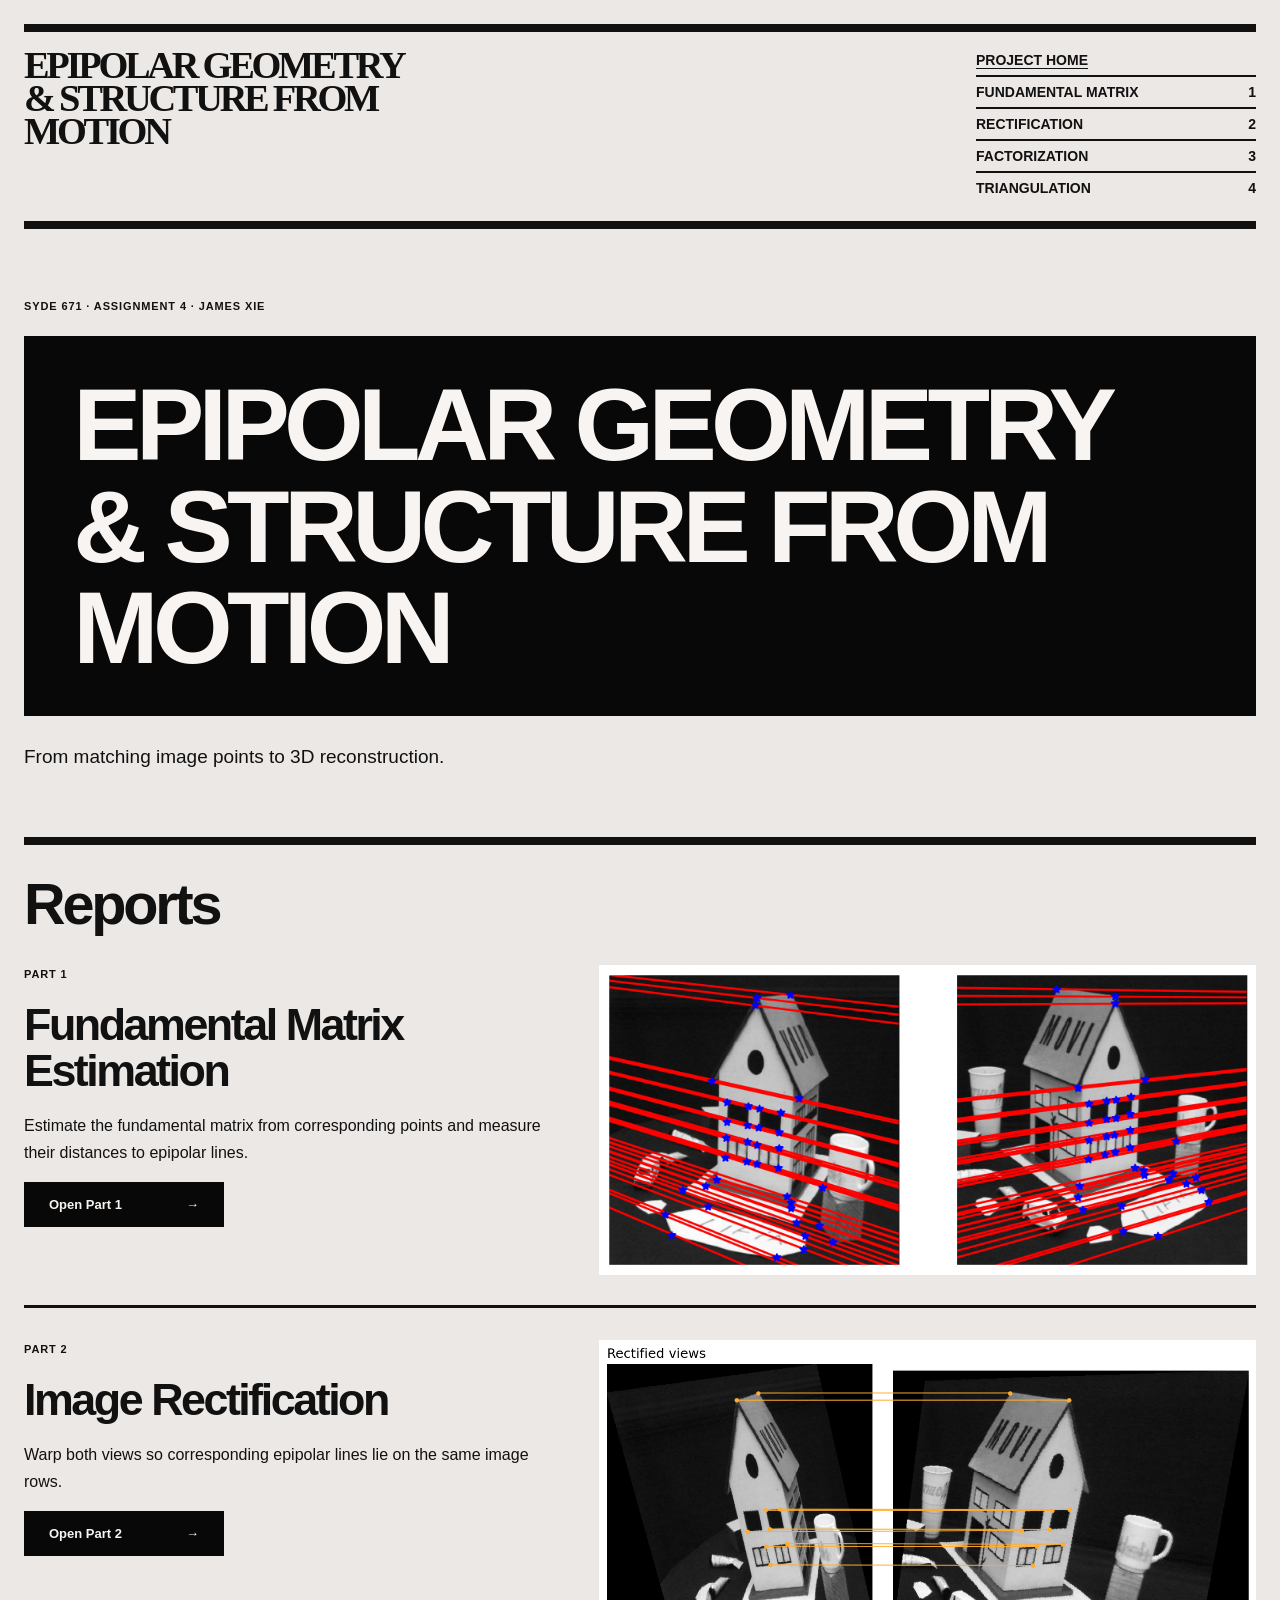
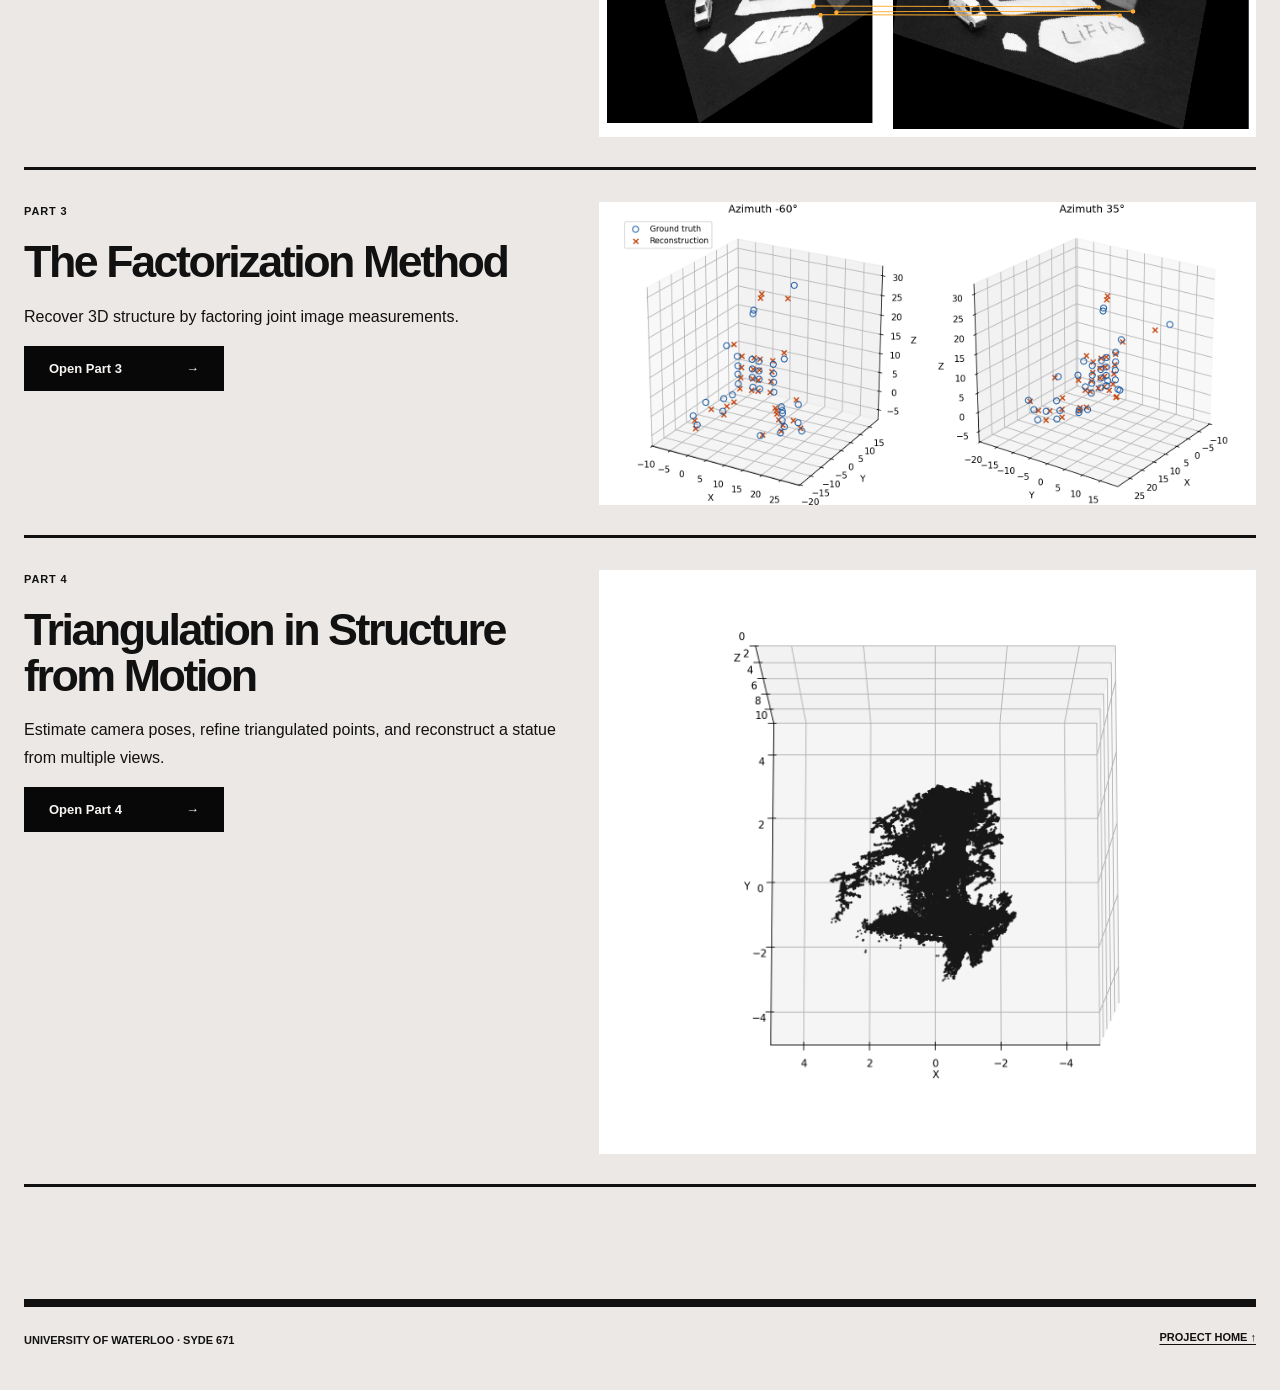
<file: index.html>
<!doctype html>
<html lang="en">
<head>
  <meta charset="utf-8">
  <meta name="viewport" content="width=device-width, initial-scale=1">
  <meta name="description" content="From matching image points to 3D reconstruction.">
  <title>Epipolar Geometry and Structure from Motion · James Xie</title>
  <link rel="stylesheet" href="style.css">
</head>
<body>
<main class="shell">
  <header class="site-header">
    <a class="brand" href="index.html" aria-label="Assignment 4 home">Epipolar Geometry<br>&amp; Structure from Motion</a>
    <nav class="header-nav" aria-label="Project navigation">
      <a href="index.html" aria-current="page">Project home</a>
      <a href="Part%201/report.html">Fundamental matrix <span>1</span></a>
      <a href="Part%202/report.html">Rectification <span>2</span></a>
      <a href="Part%203/report.html">Factorization <span>3</span></a>
      <a href="Part%204/report.html">Triangulation <span>4</span></a>
    </nav>
  </header>
  <section class="project-hero">
    <p class="eyebrow">SYDE 671 · Assignment 4 · James Xie</p>
    <h1>EPIPOLAR GEOMETRY<br>&amp; STRUCTURE FROM MOTION</h1>
    <p class="project-deck">From matching image points to 3D reconstruction.</p>
  </section>
  <section class="project-index" id="reports" aria-labelledby="reports-title">
    <div class="section-heading"><h2 id="reports-title">Reports</h2></div>
    <article class="study-row">
      <div class="study-copy">
        <p class="eyebrow">Part 1</p>
        <h3>Fundamental Matrix Estimation</h3>
        <p>Estimate the fundamental matrix from corresponding points and measure their distances to epipolar lines.</p>
        <a class="solid-link" href="Part%201/report.html">Open Part 1 <span aria-hidden="true">→</span></a>
      </div>
    <a class="study-image" href="Part%201/report.html#f" aria-label="View the epipolar-line results">
      <img src="Part%201/figures/set1-normalized.png" width="831" height="392"
        alt="Two views of the same scene with red epipolar lines and blue correspondence points">
    </a>
    </article>
    <article class="study-row">
      <div class="study-copy">
        <p class="eyebrow">Part 2</p>
        <h3>Image Rectification</h3>
        <p>Warp both views so corresponding epipolar lines lie on the same image rows.</p>
        <a class="solid-link" href="Part%202/report.html">Open Part 2 <span aria-hidden="true">→</span></a>
      </div>
    <a class="study-image" href="Part%202/report.html#d" aria-label="View the rectified image pair">
      <img src="Part%202/figures/rectified-alignment.png"
        alt="Two rectified views with near-horizontal lines between corresponding points" loading="lazy">
    </a>
    </article>
    <article class="study-row">
      <div class="study-copy">
        <p class="eyebrow">Part 3</p>
        <h3>The Factorization Method</h3>
        <p>Recover 3D structure by factoring joint image measurements.</p>
        <a class="solid-link" href="Part%203/report.html">Open Part 3 <span aria-hidden="true">→</span></a>
      </div>
    <a class="study-image" href="Part%203/report.html#c" aria-label="View the full-set 3D comparison">
      <img src="Part%203/figures/full-reconstruction.png" width="1560" height="720"
        alt="Two views of the reconstructed 3D points overlaid on ground truth" loading="lazy">
    </a>
    </article>
    <article class="study-row">
      <div class="study-copy">
        <p class="eyebrow">Part 4</p>
        <h3>Triangulation in Structure from Motion</h3>
        <p>Estimate camera poses, refine triangulated points, and reconstruct a statue from multiple views.</p>
        <a class="solid-link" href="Part%204/report.html">Open Part 4 <span aria-hidden="true">→</span></a>
      </div>
    <a class="study-image" href="Part%204/report.html#f" aria-label="View the statue reconstruction">
      <img src="Part%204/figures/statue-reconstruction.png" width="1350" height="1200"
        alt="Dense point cloud of the reconstructed statue" loading="lazy">
    </a>
    </article>
  </section>
  <footer class="site-footer">
    <p>University of Waterloo · SYDE 671</p>
    <a href="index.html">Project home ↑</a>
  </footer>
</main>
</body>
</html>
</file>
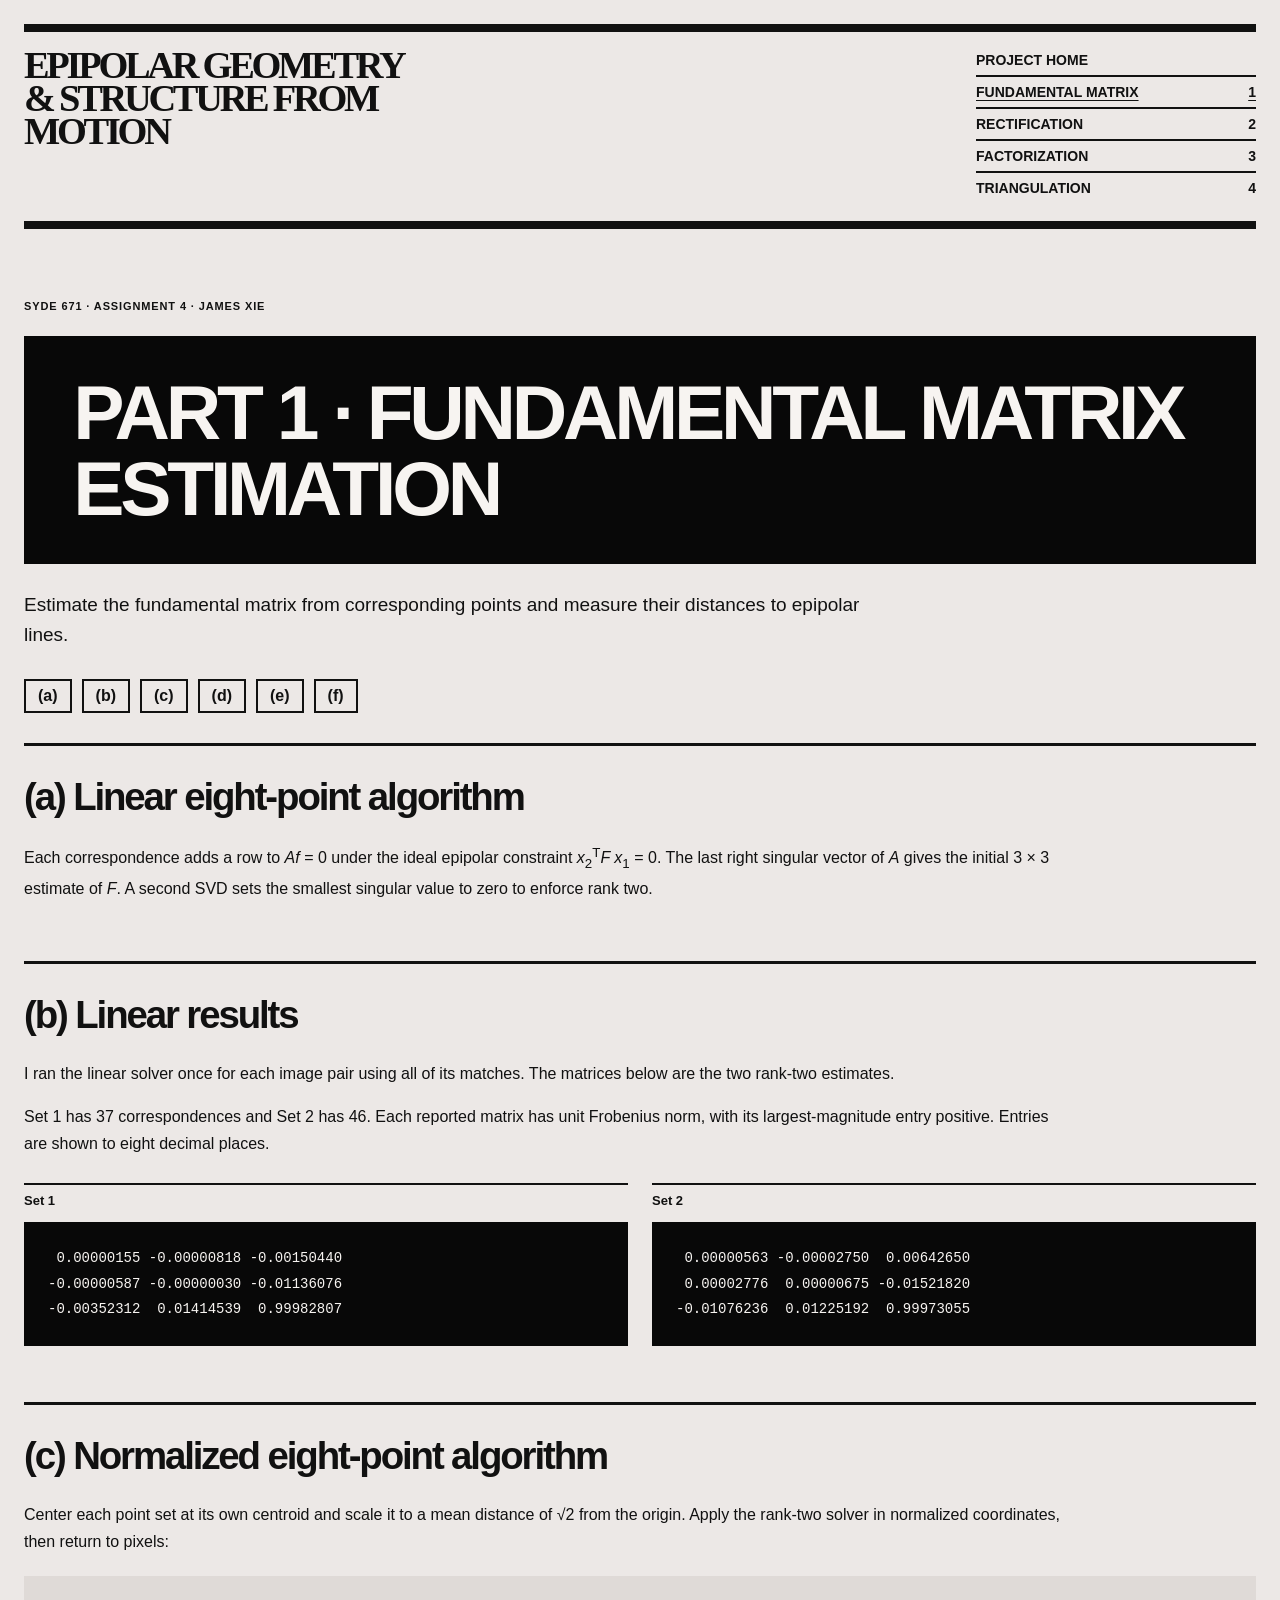
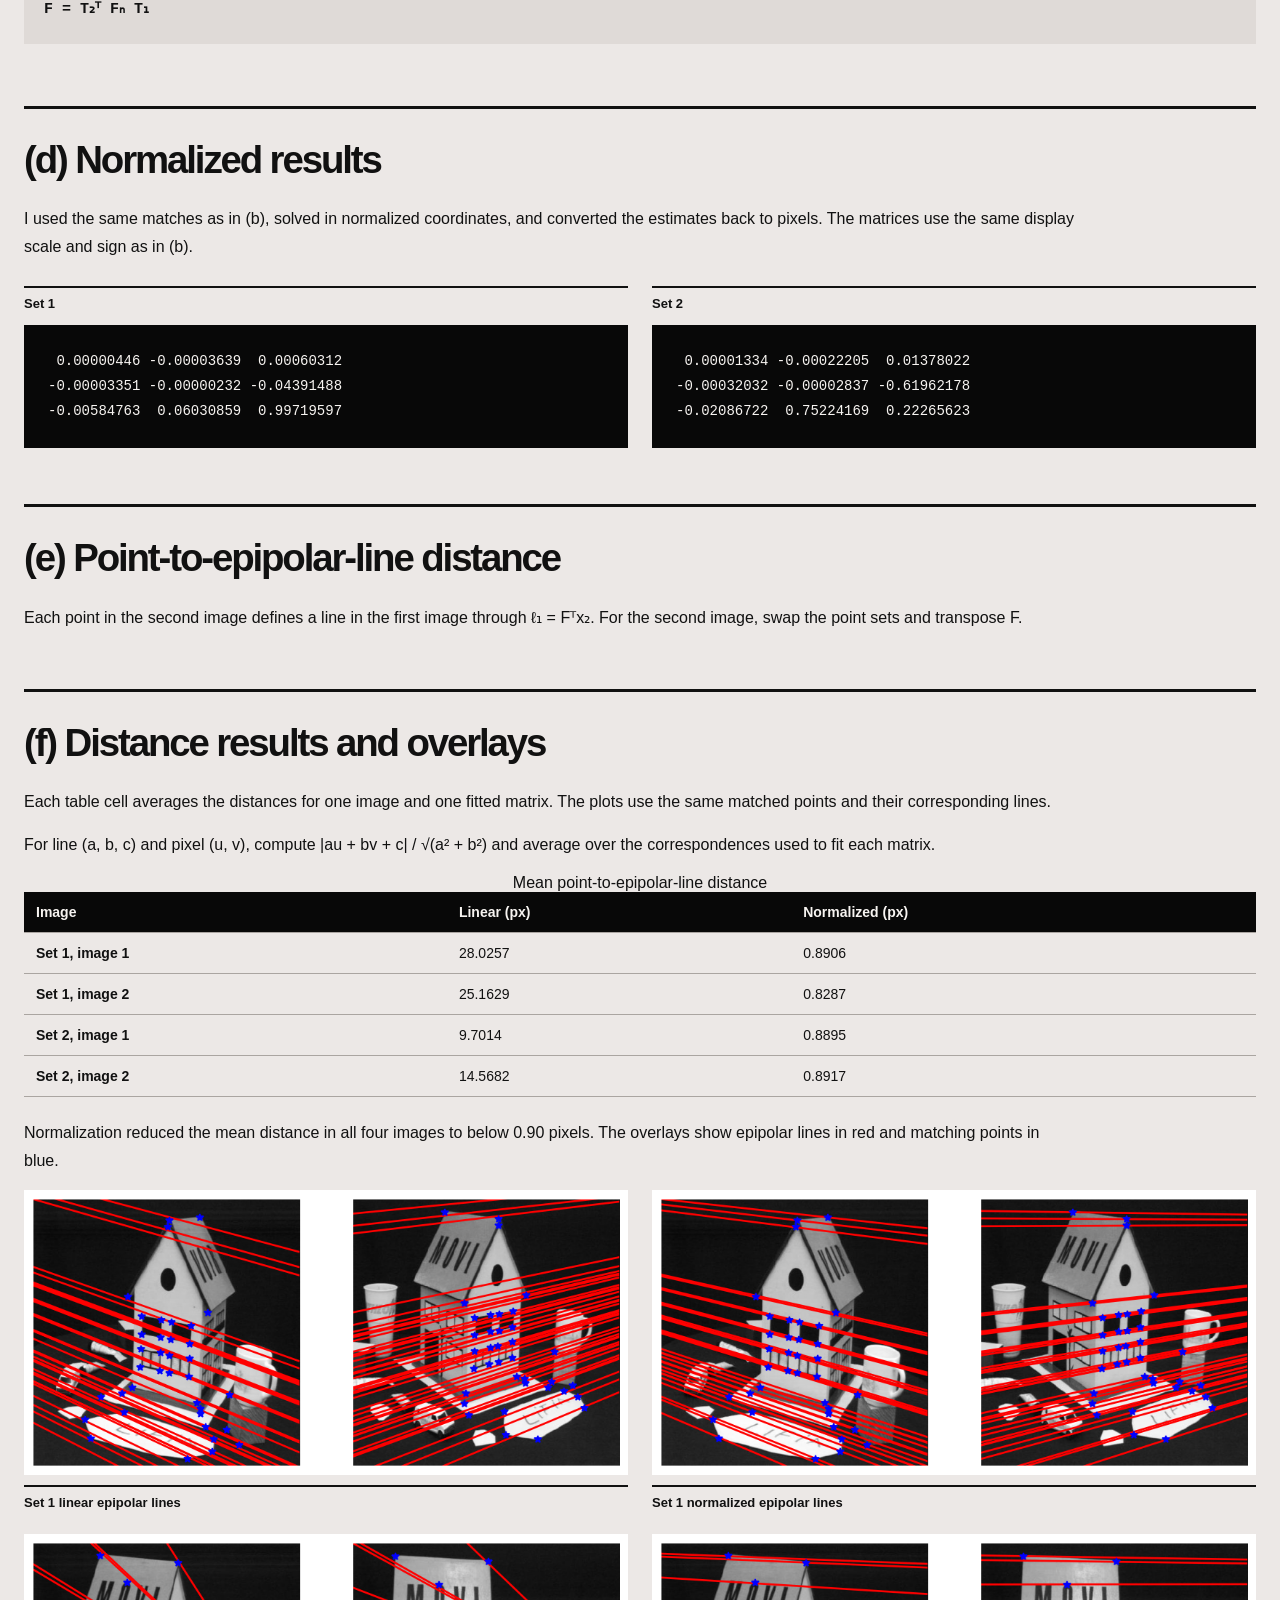
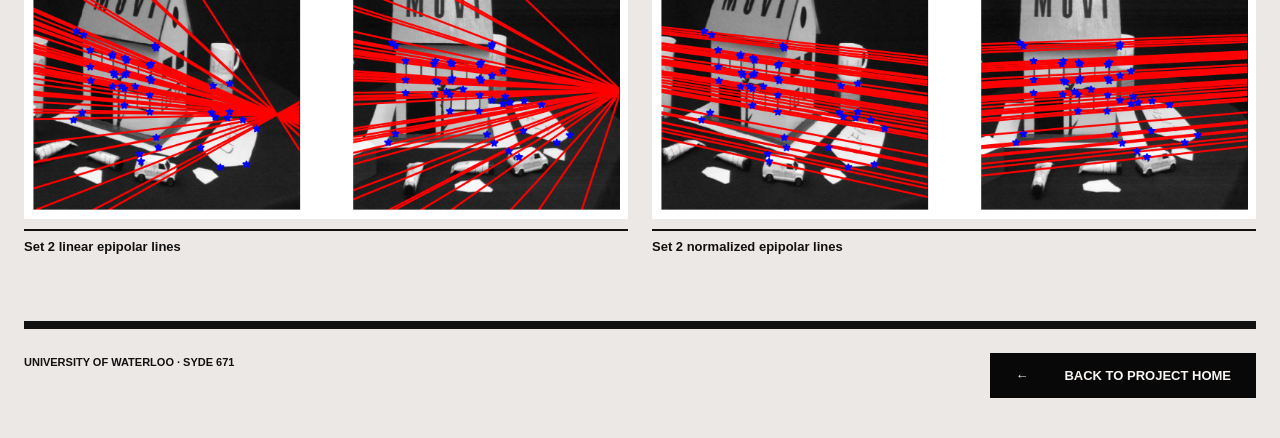
<file: Part 1/report.html>
<!doctype html>
<html lang="en">
<head>
  <meta charset="utf-8">
  <meta name="viewport" content="width=device-width, initial-scale=1">
  <meta name="description" content="Estimate the fundamental matrix from corresponding points and measure their distances to epipolar lines.">
  <title>Part 1 · Fundamental Matrix Estimation · James Xie</title>
  <link rel="stylesheet" href="../style.css">
</head>
<body class="report-page">
<main class="shell">
  <header class="site-header">
    <a class="brand" href="../index.html" aria-label="Assignment 4 home">Epipolar Geometry<br>&amp; Structure from Motion</a>
    <nav class="header-nav" aria-label="Project navigation">
      <a href="../index.html">Project home</a>
      <a href="report.html" aria-current="page">Fundamental matrix <span>1</span></a>
      <a href="../Part%202/report.html">Rectification <span>2</span></a>
      <a href="../Part%203/report.html">Factorization <span>3</span></a>
      <a href="../Part%204/report.html">Triangulation <span>4</span></a>
    </nav>
  </header>
  <section class="project-hero">
    <p class="eyebrow">SYDE 671 · Assignment 4 · James Xie</p>
    <h1>PART 1 · FUNDAMENTAL MATRIX<br>ESTIMATION</h1>
    <p class="project-deck">Estimate the fundamental matrix from corresponding points and measure their distances to epipolar lines.</p>
  </section>
  <nav class="subpart-nav" aria-label="Subparts">
    <a href="#a" aria-label="Subpart a">(a)</a>
    <a href="#b" aria-label="Subpart b">(b)</a>
    <a href="#c" aria-label="Subpart c">(c)</a>
    <a href="#d" aria-label="Subpart d">(d)</a>
    <a href="#e" aria-label="Subpart e">(e)</a>
    <a href="#f" aria-label="Subpart f">(f)</a>
  </nav>
  <section class="report-section" id="a">
    <h2>(a) Linear eight-point algorithm</h2>
    <p>Each correspondence adds a row to <em>Af</em> = 0 under the ideal epipolar constraint
    <em>x</em><sub>2</sub><sup>T</sup><em>F x</em><sub>1</sub> = 0. The last right singular vector
    of <em>A</em> gives the initial 3 × 3 estimate of <em>F</em>. A second SVD sets the smallest
    singular value to zero to enforce rank two.</p>
  </section>
  <section class="report-section" id="b">
    <h2>(b) Linear results</h2>
    <p>I ran the linear solver once for each image pair using all of its matches. The matrices below are the two rank-two estimates.</p>
    <p>Set 1 has 37 correspondences and Set 2 has 46. Each reported matrix has unit Frobenius
    norm, with its largest-magnitude entry positive. Entries are shown to eight decimal places.</p><div class="result-grid"><figure><figcaption>Set 1</figcaption><pre> 0.00000155 -0.00000818 -0.00150440
-0.00000587 -0.00000030 -0.01136076
-0.00352312  0.01414539  0.99982807</pre></figure><figure><figcaption>Set 2</figcaption><pre> 0.00000563 -0.00002750  0.00642650
 0.00002776  0.00000675 -0.01521820
-0.01076236  0.01225192  0.99973055</pre></figure></div>
  </section>
  <section class="report-section" id="c">
    <h2>(c) Normalized eight-point algorithm</h2>
    <p>Center each point set at its own centroid and scale it to a mean distance of √2
    from the origin. Apply the rank-two solver in normalized coordinates, then return
    to pixels:</p>
    <div class="formula">F = T₂ᵀ Fₙ T₁</div>
  </section>
  <section class="report-section" id="d">
    <h2>(d) Normalized results</h2>
    <p>I used the same matches as in (b), solved in normalized coordinates, and converted the estimates back to pixels. The matrices use the same display scale and sign as in (b).</p>
    <div class="result-grid"><figure><figcaption>Set 1</figcaption><pre> 0.00000446 -0.00003639  0.00060312
-0.00003351 -0.00000232 -0.04391488
-0.00584763  0.06030859  0.99719597</pre></figure><figure><figcaption>Set 2</figcaption><pre> 0.00001334 -0.00022205  0.01378022
-0.00032032 -0.00002837 -0.61962178
-0.02086722  0.75224169  0.22265623</pre></figure></div>
  </section>
  <section class="report-section" id="e">
    <h2>(e) Point-to-epipolar-line distance</h2>
    <p>Each point in the second image defines a line in the first image through
    ℓ₁ = Fᵀx₂. For the second image, swap the point sets and transpose F.</p>
  </section>
  <section class="report-section" id="f">
    <h2>(f) Distance results and overlays</h2>
    <p>Each table cell averages the distances for one image and one fitted matrix. The plots use the same matched points and their corresponding lines.</p>
    <p>For line (a, b, c) and pixel (u, v), compute |au + bv + c| / √(a² + b²)
    and average over the correspondences used to fit each matrix.</p>
    <div class="scroll"><table>
      <caption>Mean point-to-epipolar-line distance</caption>
      <thead><tr><th scope="col">Image</th><th scope="col">Linear (px)</th><th scope="col">Normalized (px)</th></tr></thead>
      <tbody><tr><th scope="row">Set 1, image 1</th><td>28.0257</td><td>0.8906</td></tr><tr><th scope="row">Set 1, image 2</th><td>25.1629</td><td>0.8287</td></tr><tr><th scope="row">Set 2, image 1</th><td>9.7014</td><td>0.8895</td></tr><tr><th scope="row">Set 2, image 2</th><td>14.5682</td><td>0.8917</td></tr></tbody>
    </table></div>
    <p>Normalization reduced the mean distance in all four images to below 0.90 pixels.
    The overlays show epipolar lines in red and matching points in blue.</p>
    <div class="result-grid"><figure><a href="figures/set1-lls.png"><img src="figures/set1-lls.png" alt="Set 1 linear epipolar lines" width="831" height="392" loading="lazy"></a><figcaption>Set 1 linear epipolar lines</figcaption></figure>
<figure><a href="figures/set1-normalized.png"><img src="figures/set1-normalized.png" alt="Set 1 normalized epipolar lines" width="831" height="392" loading="lazy"></a><figcaption>Set 1 normalized epipolar lines</figcaption></figure>
<figure><a href="figures/set2-lls.png"><img src="figures/set2-lls.png" alt="Set 2 linear epipolar lines" width="831" height="392" loading="lazy"></a><figcaption>Set 2 linear epipolar lines</figcaption></figure>
<figure><a href="figures/set2-normalized.png"><img src="figures/set2-normalized.png" alt="Set 2 normalized epipolar lines" width="831" height="392" loading="lazy"></a><figcaption>Set 2 normalized epipolar lines</figcaption></figure></div>
  </section>
  <footer class="site-footer">
    <p>University of Waterloo · SYDE 671</p>
    <a class="solid-link" href="../index.html"><span aria-hidden="true">←</span> Back to Project Home</a>
  </footer>
</main>
</body>
</html>
</file>
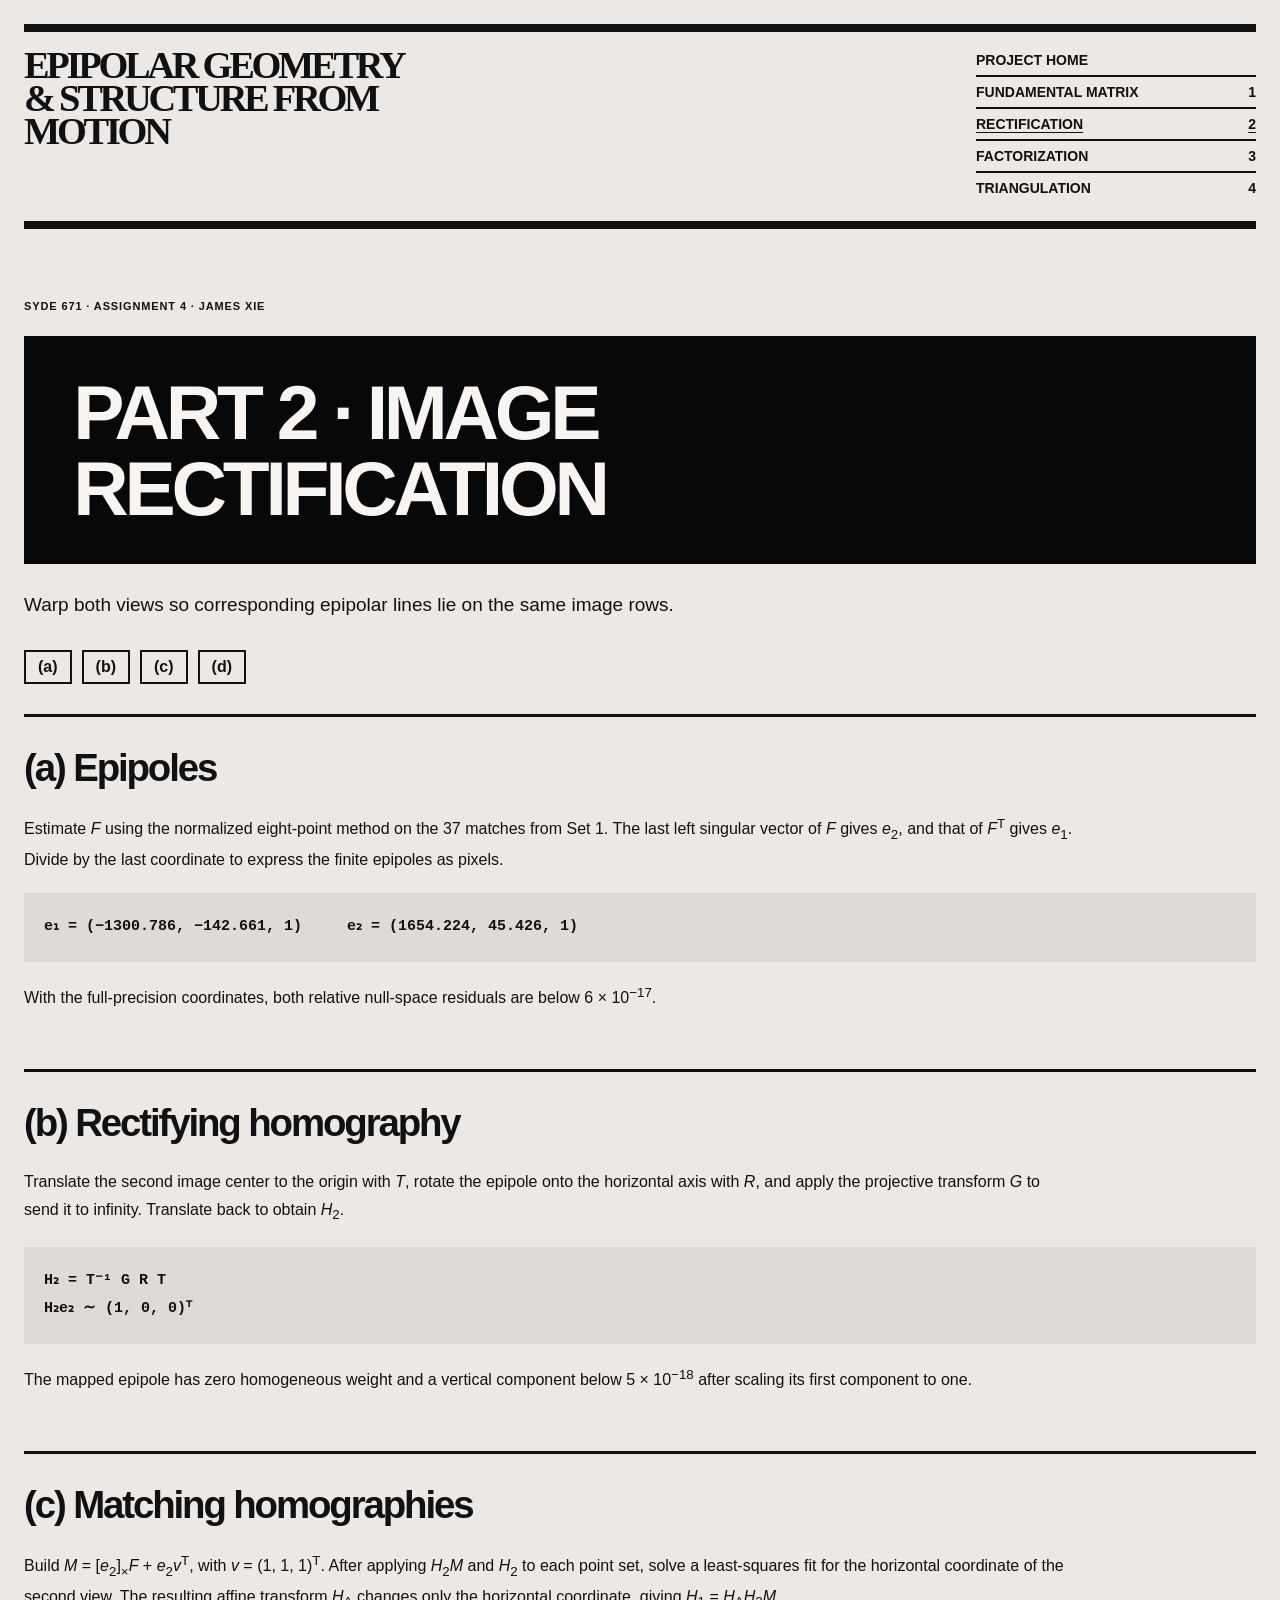
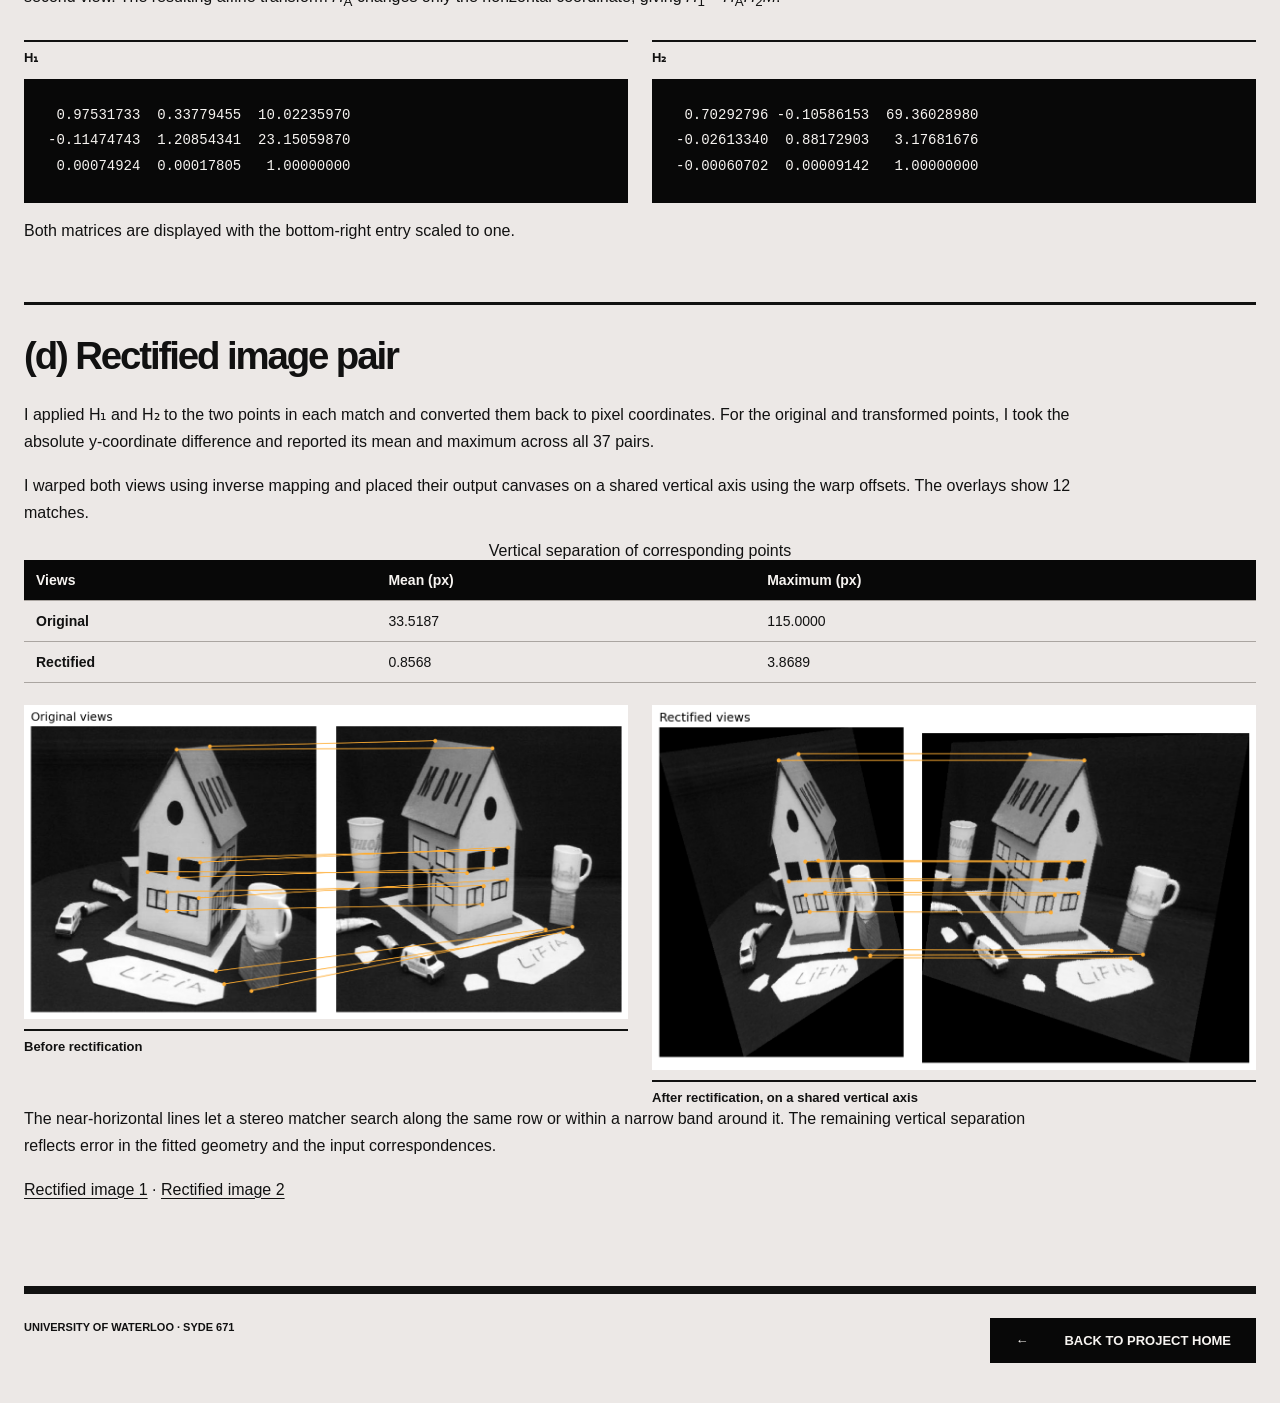
<file: Part 2/report.html>
<!doctype html>
<html lang="en">
<head>
  <meta charset="utf-8">
  <meta name="viewport" content="width=device-width, initial-scale=1">
  <meta name="description" content="Warp both views so corresponding epipolar lines lie on the same image rows.">
  <title>Part 2 · Image Rectification · James Xie</title>
  <link rel="stylesheet" href="../style.css">
</head>
<body class="report-page">
<main class="shell">
  <header class="site-header">
    <a class="brand" href="../index.html" aria-label="Assignment 4 home">Epipolar Geometry<br>&amp; Structure from Motion</a>
    <nav class="header-nav" aria-label="Project navigation">
      <a href="../index.html">Project home</a>
      <a href="../Part%201/report.html">Fundamental matrix <span>1</span></a>
      <a href="report.html" aria-current="page">Rectification <span>2</span></a>
      <a href="../Part%203/report.html">Factorization <span>3</span></a>
      <a href="../Part%204/report.html">Triangulation <span>4</span></a>
    </nav>
  </header>
  <section class="project-hero">
    <p class="eyebrow">SYDE 671 · Assignment 4 · James Xie</p>
    <h1>PART 2 · IMAGE<br>RECTIFICATION</h1>
    <p class="project-deck">Warp both views so corresponding epipolar lines lie on the same image rows.</p>
  </section>
  <nav class="subpart-nav" aria-label="Subparts">
    <a href="#a" aria-label="Subpart a">(a)</a>
    <a href="#b" aria-label="Subpart b">(b)</a>
    <a href="#c" aria-label="Subpart c">(c)</a>
    <a href="#d" aria-label="Subpart d">(d)</a>
  </nav>
  <section class="report-section" id="a">
    <h2>(a) Epipoles</h2>
    <p>Estimate <em>F</em> using the normalized eight-point method on the 37 matches from Set 1.
    The last left singular vector of <em>F</em> gives <em>e</em><sub>2</sub>, and that of
    <em>F</em><sup>T</sup> gives <em>e</em><sub>1</sub>. Divide by the last coordinate to express the finite epipoles as pixels.</p>
    <div class="formula">e₁ = (−1300.786, −142.661, 1)     e₂ = (1654.224, 45.426, 1)</div>
    <p>With the full-precision coordinates, both relative null-space residuals are below 6 × 10<sup>−17</sup>.</p>
  </section>
  <section class="report-section" id="b">
    <h2>(b) Rectifying homography</h2>
    <p>Translate the second image center to the origin with <em>T</em>, rotate the epipole onto
    the horizontal axis with <em>R</em>, and apply the projective transform <em>G</em> to send it to infinity.
    Translate back to obtain <em>H</em><sub>2</sub>.</p>
    <div class="formula">H₂ = T⁻¹ G R T
H₂e₂ ∼ (1, 0, 0)ᵀ</div>
    <p>The mapped epipole has zero homogeneous weight and a vertical component below
    5 × 10<sup>−18</sup> after scaling its first component to one.</p>
  </section>
  <section class="report-section" id="c">
    <h2>(c) Matching homographies</h2>
    <p>Build <em>M</em> = [<em>e</em><sub>2</sub>]<sub>×</sub><em>F</em> +
    <em>e</em><sub>2</sub><em>v</em><sup>T</sup>, with <em>v</em> = (1, 1, 1)<sup>T</sup>.
    After applying <em>H</em><sub>2</sub><em>M</em> and <em>H</em><sub>2</sub> to each point set,
    solve a least-squares fit for the horizontal coordinate of the second view.
    The resulting affine transform <em>H</em><sub>A</sub> changes only the horizontal coordinate,
    giving <em>H</em><sub>1</sub> = <em>H</em><sub>A</sub><em>H</em><sub>2</sub><em>M</em>.</p>
    <div class="result-grid">
      <figure><figcaption>H₁</figcaption><pre> 0.97531733  0.33779455  10.02235970
-0.11474743  1.20854341  23.15059870
 0.00074924  0.00017805   1.00000000</pre></figure>
      <figure><figcaption>H₂</figcaption><pre> 0.70292796 -0.10586153  69.36028980
-0.02613340  0.88172903   3.17681676
-0.00060702  0.00009142   1.00000000</pre></figure>
    </div>
    <p>Both matrices are displayed with the bottom-right entry scaled to one.</p>
  </section>
  <section class="report-section" id="d">
    <h2>(d) Rectified image pair</h2>
    <p>I applied H₁ and H₂ to the two points in each match and converted them back to pixel coordinates. For the original and transformed points, I took the absolute y-coordinate difference and reported its mean and maximum across all 37 pairs.</p>
    <p>I warped both views using inverse mapping and placed their output canvases on a shared
    vertical axis using the warp offsets. The overlays show 12 matches.</p>
    <div class="scroll"><table>
      <caption>Vertical separation of corresponding points</caption>
      <thead><tr><th scope="col">Views</th><th scope="col">Mean (px)</th><th scope="col">Maximum (px)</th></tr></thead>
      <tbody>
        <tr><th scope="row">Original</th><td>33.5187</td><td>115.0000</td></tr>
        <tr><th scope="row">Rectified</th><td>0.8568</td><td>3.8689</td></tr>
      </tbody>
    </table></div>
    <div class="result-grid">
      <figure>
        <a href="figures/original-alignment.png"><img src="figures/original-alignment.png"
          alt="Original image pair with visibly sloped lines between matching points" loading="lazy"></a>
        <figcaption>Before rectification</figcaption>
      </figure>
      <figure>
        <a href="figures/rectified-alignment.png"><img src="figures/rectified-alignment.png"
          alt="Rectified image pair with near-horizontal lines between matching points" loading="lazy"></a>
        <figcaption>After rectification, on a shared vertical axis</figcaption>
      </figure>
    </div>
    <p>The near-horizontal lines let a stereo matcher search along the same row or within a
    narrow band around it. The remaining vertical separation reflects error in the fitted geometry
    and the input correspondences.</p>
    <p><a href="figures/rectified-1.png">Rectified image 1</a> ·
    <a href="figures/rectified-2.png">Rectified image 2</a></p>
  </section>
  <footer class="site-footer">
    <p>University of Waterloo · SYDE 671</p>
    <a class="solid-link" href="../index.html"><span aria-hidden="true">←</span> Back to Project Home</a>
  </footer>
</main>
</body>
</html>
</file>
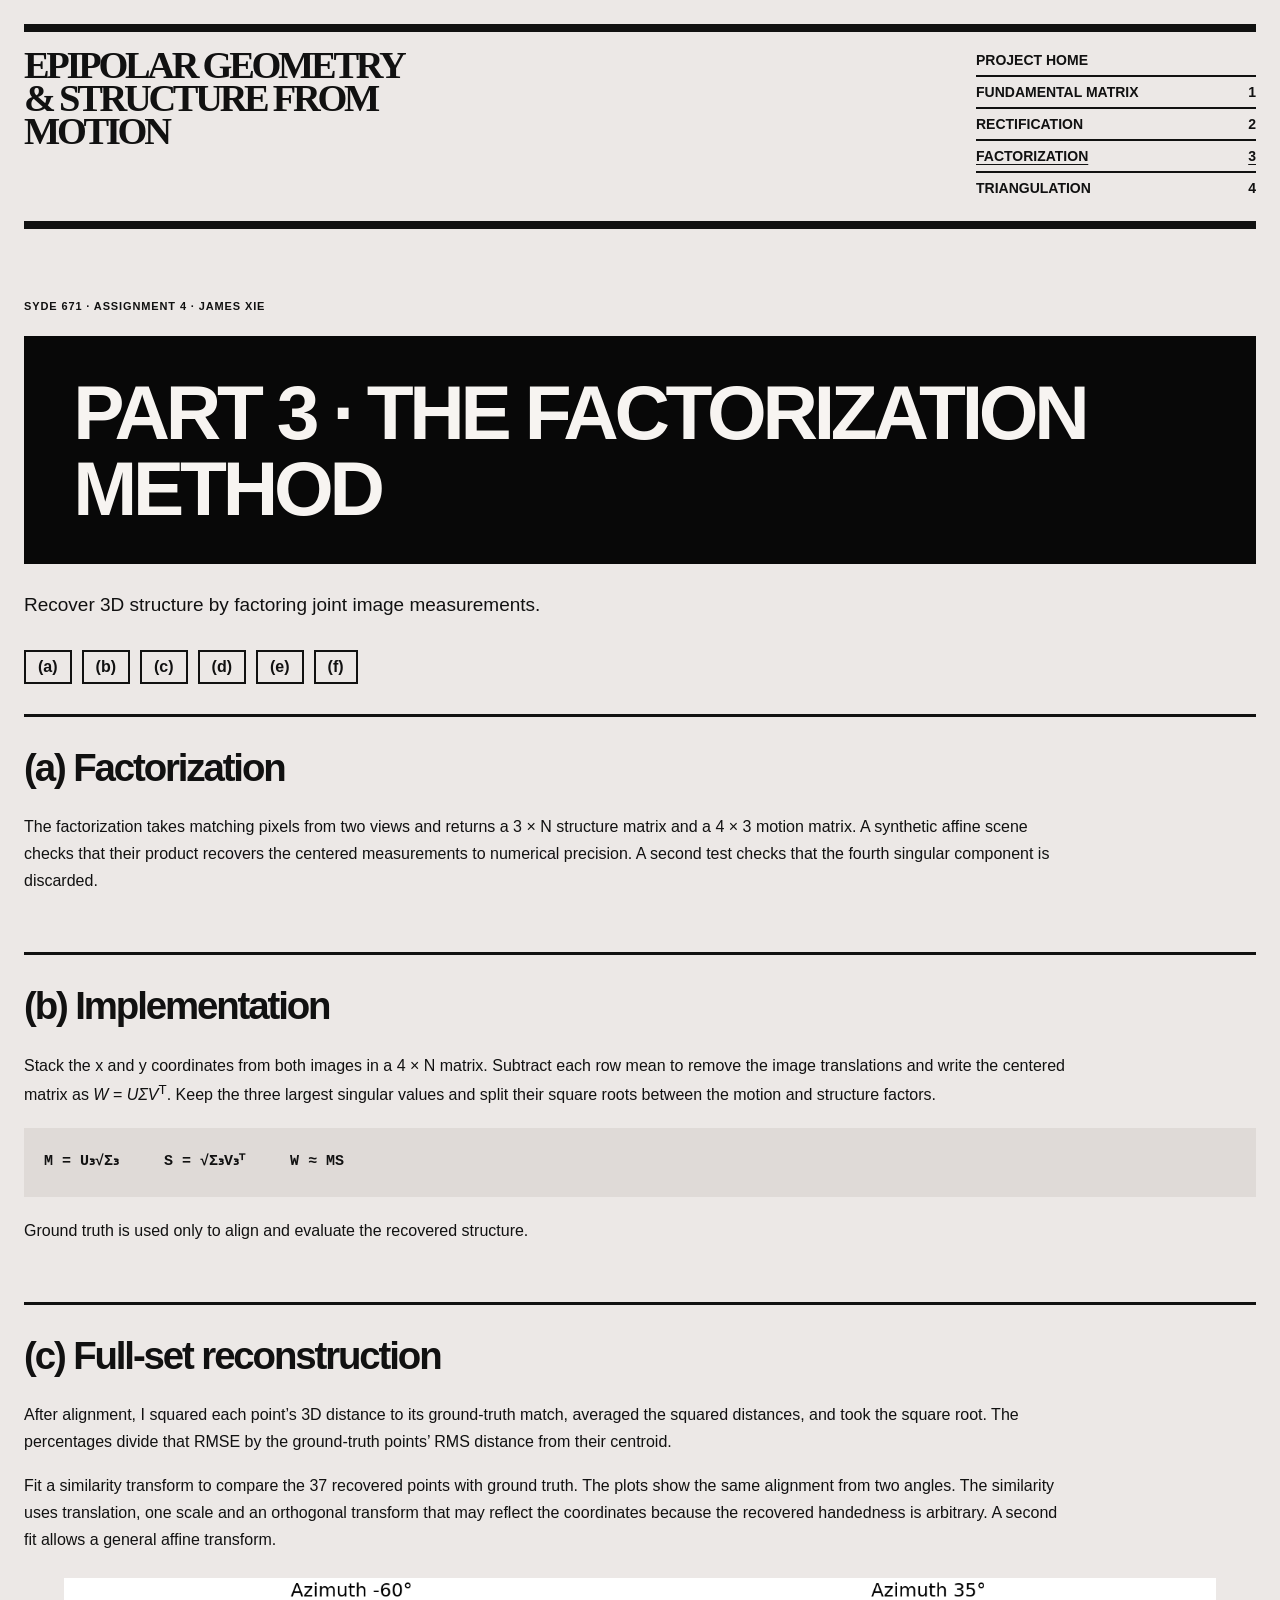
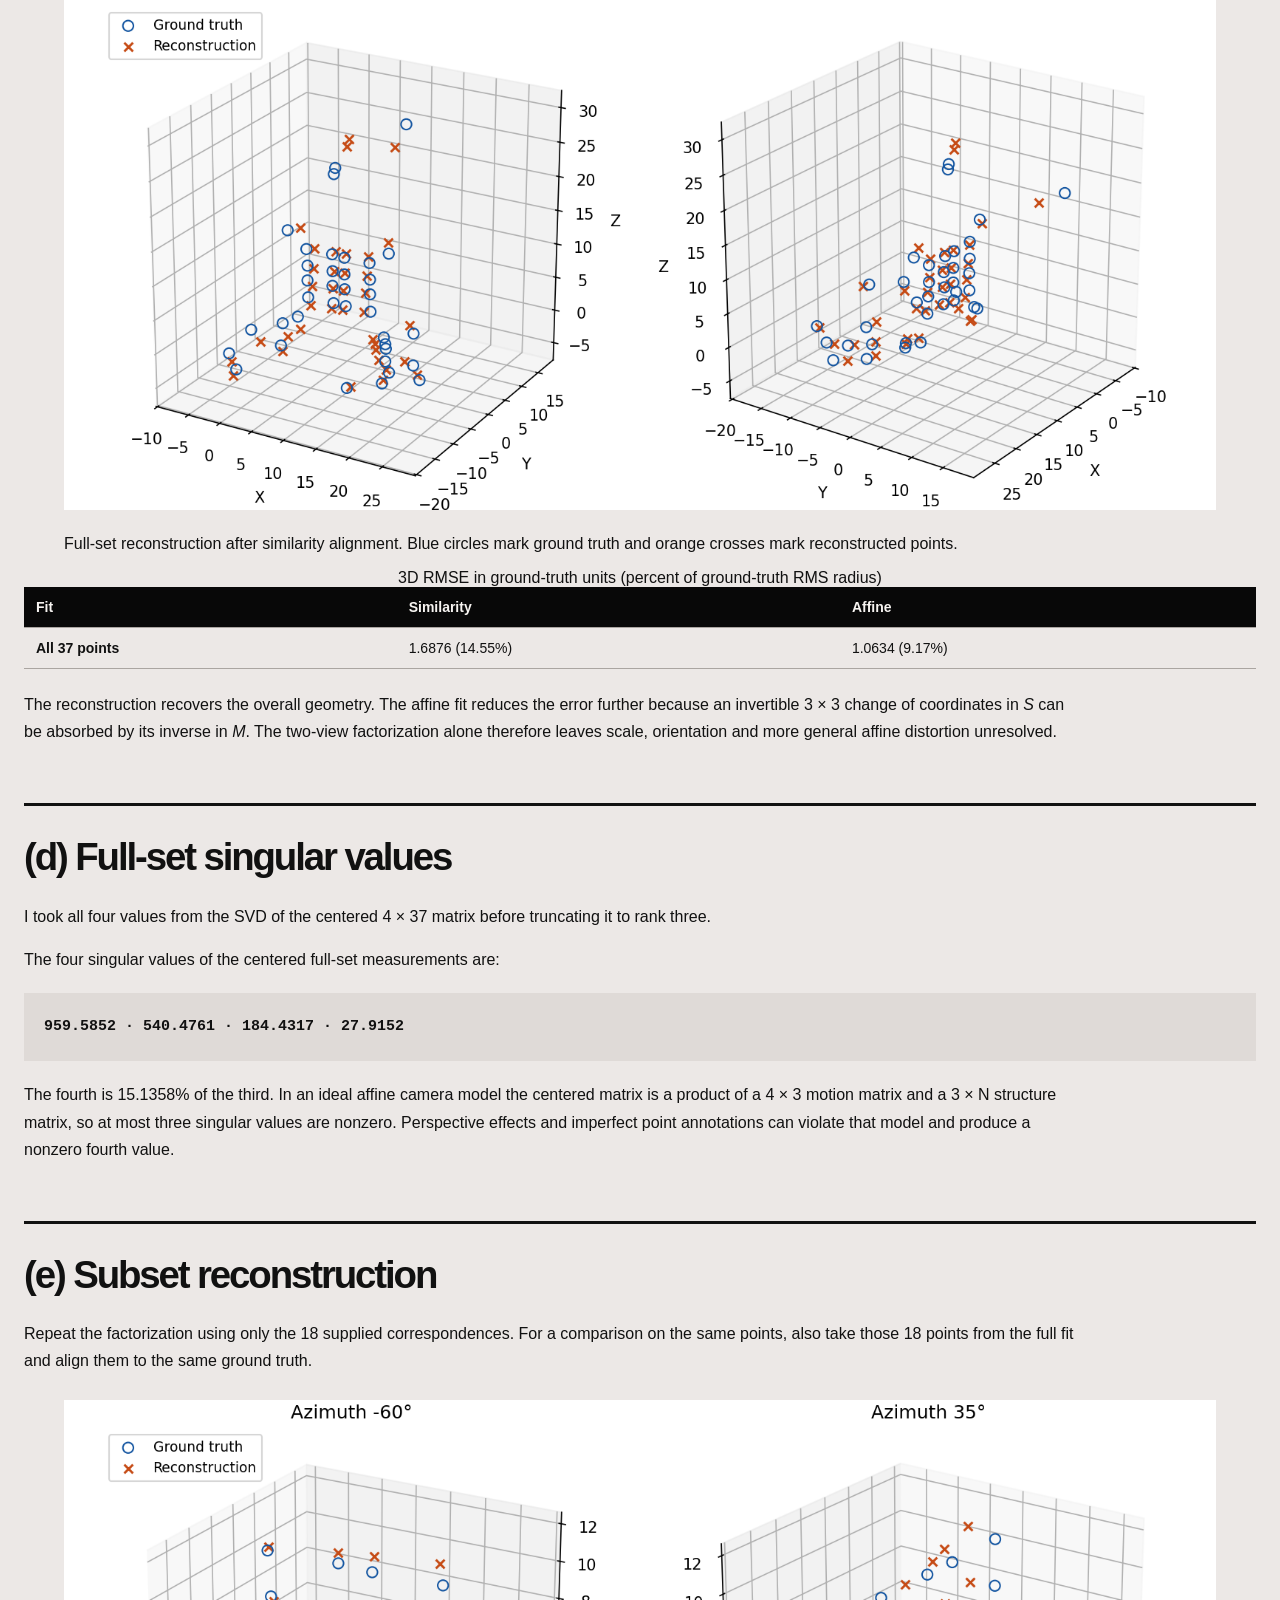
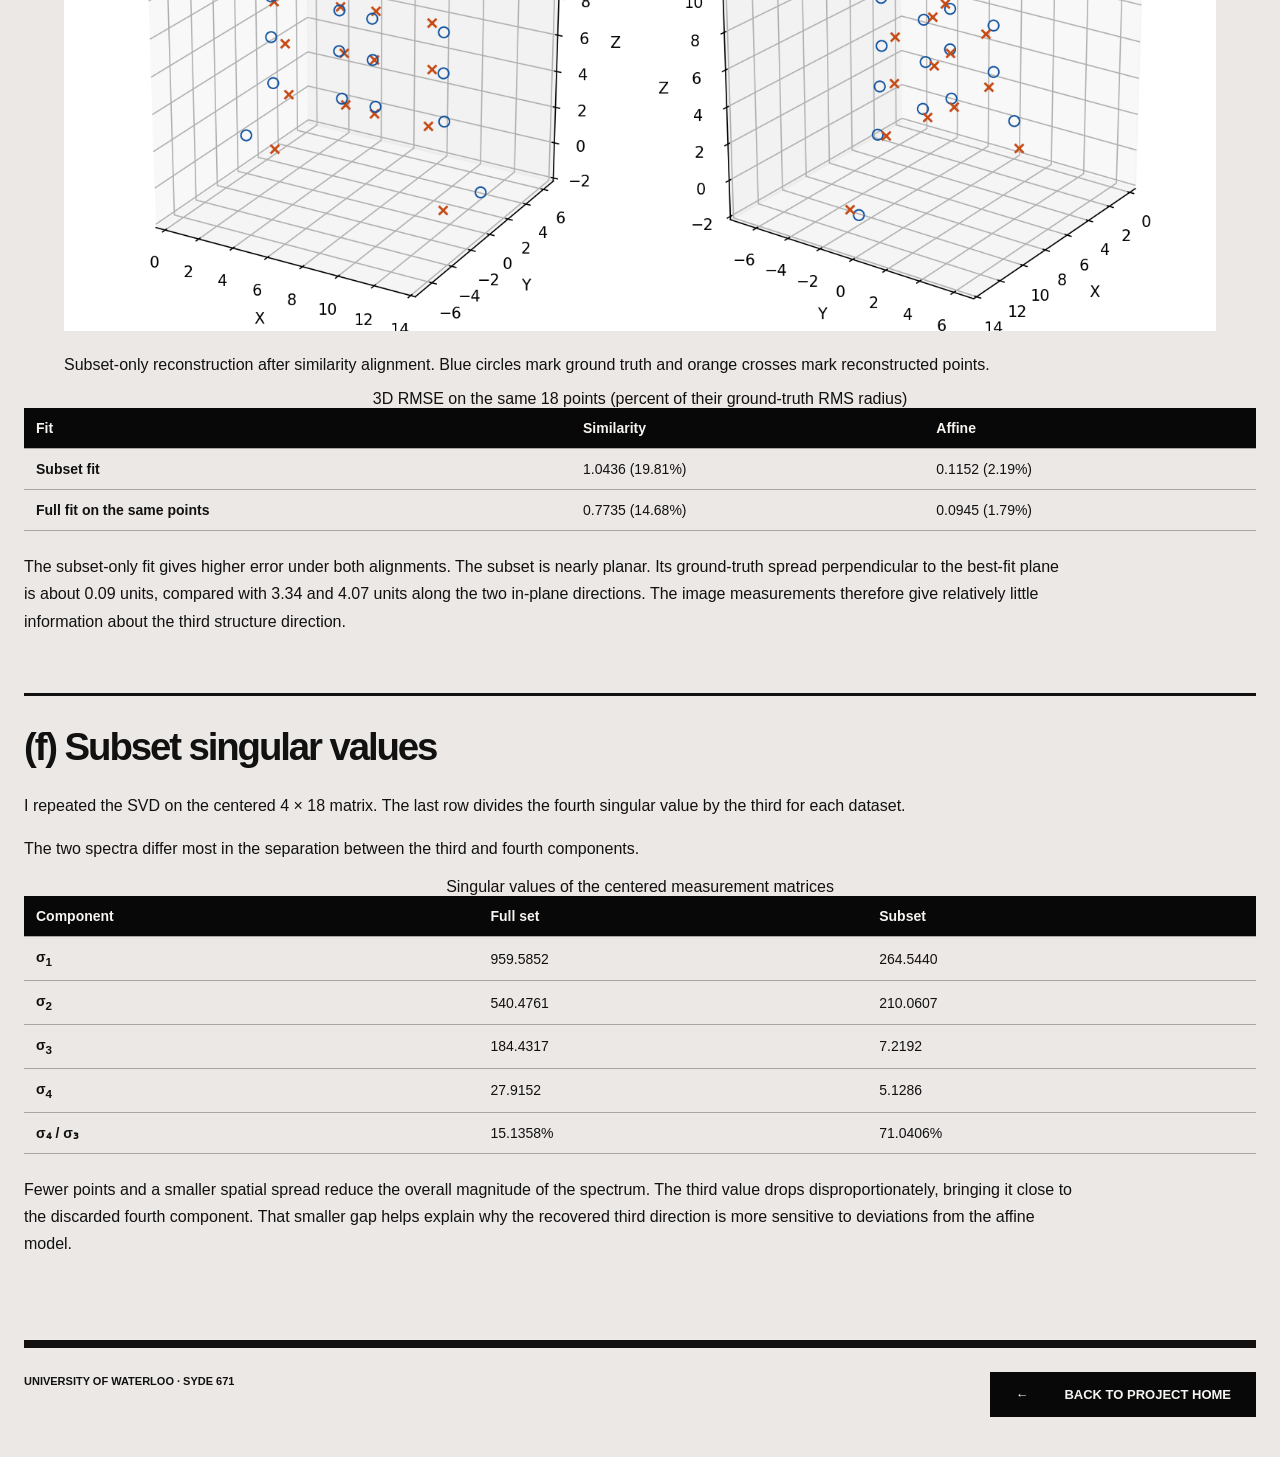
<file: Part 3/report.html>
<!doctype html>
<html lang="en">
<head>
  <meta charset="utf-8">
  <meta name="viewport" content="width=device-width, initial-scale=1">
  <meta name="description" content="Recover 3D structure by factoring joint image measurements.">
  <title>Part 3 · The Factorization Method · James Xie</title>
  <link rel="stylesheet" href="../style.css">
</head>
<body class="report-page">
<main class="shell">
  <header class="site-header">
    <a class="brand" href="../index.html" aria-label="Assignment 4 home">Epipolar Geometry<br>&amp; Structure from Motion</a>
    <nav class="header-nav" aria-label="Project navigation">
      <a href="../index.html">Project home</a>
      <a href="../Part%201/report.html">Fundamental matrix <span>1</span></a>
      <a href="../Part%202/report.html">Rectification <span>2</span></a>
      <a href="report.html" aria-current="page">Factorization <span>3</span></a>
      <a href="../Part%204/report.html">Triangulation <span>4</span></a>
    </nav>
  </header>
  <section class="project-hero">
    <p class="eyebrow">SYDE 671 · Assignment 4 · James Xie</p>
    <h1>PART 3 · THE FACTORIZATION<br>METHOD</h1>
    <p class="project-deck">Recover 3D structure by factoring joint image measurements.</p>
  </section>
  <nav class="subpart-nav" aria-label="Subparts">
    <a href="#a" aria-label="Subpart a">(a)</a>
    <a href="#b" aria-label="Subpart b">(b)</a>
    <a href="#c" aria-label="Subpart c">(c)</a>
    <a href="#d" aria-label="Subpart d">(d)</a>
    <a href="#e" aria-label="Subpart e">(e)</a>
    <a href="#f" aria-label="Subpart f">(f)</a>
  </nav>
  <section class="report-section" id="a">
    <h2>(a) Factorization</h2>
    <p>The factorization takes matching pixels from two views and returns a
    3 × N structure matrix and a 4 × 3 motion matrix. A synthetic affine scene checks that
    their product recovers the centered measurements to numerical precision.
    A second test checks that the fourth singular component is discarded.</p>
  </section>
  <section class="report-section" id="b">
    <h2>(b) Implementation</h2>
    <p>Stack the x and y coordinates from both images in a 4 × N matrix.
    Subtract each row mean to remove the image translations and write the centered matrix as
    <em>W</em> = <em>UΣV</em><sup>T</sup>. Keep the three largest singular values and split their
    square roots between the motion and structure factors.</p>
    <div class="formula">M = U₃√Σ₃     S = √Σ₃V₃ᵀ     W ≈ MS</div>
    <p>Ground truth is used only to align and evaluate the recovered structure.</p>
  </section>
  <section class="report-section" id="c">
    <h2>(c) Full-set reconstruction</h2>
    <p>After alignment, I squared each point’s 3D distance to its ground-truth match, averaged the squared distances, and took the square root. The percentages divide that RMSE by the ground-truth points’ RMS distance from their centroid.</p>
    <p>Fit a similarity transform to compare the 37 recovered points with ground truth.
    The plots show the same alignment from two angles. The similarity uses translation, one scale
    and an orthogonal transform that may reflect the coordinates because the recovered handedness is arbitrary.
    A second fit allows a general affine transform.</p>
    <figure>
      <a href="figures/full-reconstruction.png"><img src="figures/full-reconstruction.png" width="1560" height="720"
        alt="Ground truth and aligned full reconstruction overlaid from two viewpoints" loading="lazy"></a>
      <figcaption>Full-set reconstruction after similarity alignment. Blue circles mark ground truth and orange crosses mark reconstructed points.</figcaption>
    </figure>
    <div class="scroll"><table>
      <caption>3D RMSE in ground-truth units (percent of ground-truth RMS radius)</caption>
      <thead><tr><th scope="col">Fit</th><th scope="col">Similarity</th><th scope="col">Affine</th></tr></thead>
      <tbody><tr><th scope="row">All 37 points</th><td>1.6876 (14.55%)</td><td>1.0634 (9.17%)</td></tr></tbody>
    </table></div>
    <p>The reconstruction recovers the overall geometry. The affine fit reduces the error further
    because an invertible 3 × 3 change of coordinates in <em>S</em> can be absorbed by its inverse
    in <em>M</em>. The two-view factorization alone therefore leaves scale, orientation and
    more general affine distortion unresolved.</p>
  </section>
  <section class="report-section" id="d">
    <h2>(d) Full-set singular values</h2>
    <p>I took all four values from the SVD of the centered 4 × 37 matrix before truncating it to rank three.</p>
    <p>The four singular values of the centered full-set measurements are:</p>
    <div class="formula">959.5852 · 540.4761 · 184.4317 · 27.9152</div>
    <p>The fourth is 15.1358% of the third. In an ideal affine camera model the centered
    matrix is a product of a 4 × 3 motion matrix and a 3 × N structure matrix, so at most three
    singular values are nonzero. Perspective effects and imperfect point annotations can
    violate that model and produce a nonzero fourth value.</p>
  </section>
  <section class="report-section" id="e">
    <h2>(e) Subset reconstruction</h2>
    <p>Repeat the factorization using only the 18 supplied correspondences.
    For a comparison on the same points, also take those 18 points from the full fit and align
    them to the same ground truth.</p>
    <figure>
      <a href="figures/subset-reconstruction.png"><img src="figures/subset-reconstruction.png" width="1560" height="720"
        alt="Ground truth and aligned subset reconstruction overlaid from two viewpoints" loading="lazy"></a>
      <figcaption>Subset-only reconstruction after similarity alignment. Blue circles mark ground truth and orange crosses mark reconstructed points.</figcaption>
    </figure>
    <div class="scroll"><table>
      <caption>3D RMSE on the same 18 points (percent of their ground-truth RMS radius)</caption>
      <thead><tr><th scope="col">Fit</th><th scope="col">Similarity</th><th scope="col">Affine</th></tr></thead>
      <tbody><tr><th scope="row">Subset fit</th><td>1.0436 (19.81%)</td><td>0.1152 (2.19%)</td></tr><tr><th scope="row">Full fit on the same points</th><td>0.7735 (14.68%)</td><td>0.0945 (1.79%)</td></tr></tbody>
    </table></div>
    <p>The subset-only fit gives higher error under both alignments. The subset is nearly planar.
    Its ground-truth spread perpendicular to the best-fit plane is about 0.09 units, compared
    with 3.34 and 4.07 units along the two in-plane directions. The image measurements
    therefore give relatively little information about the third structure direction.</p>
  </section>
  <section class="report-section" id="f">
    <h2>(f) Subset singular values</h2>
    <p>I repeated the SVD on the centered 4 × 18 matrix. The last row divides the fourth singular value by the third for each dataset.</p>
    <p>The two spectra differ most in the separation between the third and fourth components.</p>
    <div class="scroll"><table>
      <caption>Singular values of the centered measurement matrices</caption>
      <thead><tr><th scope="col">Component</th><th scope="col">Full set</th><th scope="col">Subset</th></tr></thead>
      <tbody><tr><th scope="row">σ<sub>1</sub></th><td>959.5852</td><td>264.5440</td></tr><tr><th scope="row">σ<sub>2</sub></th><td>540.4761</td><td>210.0607</td></tr><tr><th scope="row">σ<sub>3</sub></th><td>184.4317</td><td>7.2192</td></tr><tr><th scope="row">σ<sub>4</sub></th><td>27.9152</td><td>5.1286</td></tr><tr><th scope="row">σ₄ / σ₃</th><td>15.1358%</td><td>71.0406%</td></tr>
      </tbody>
    </table></div>
    <p>Fewer points and a smaller spatial spread reduce the overall magnitude of the spectrum.
    The third value drops disproportionately, bringing it close to the discarded fourth component.
    That smaller gap helps explain why the recovered third direction is more sensitive to deviations
    from the affine model.</p>
  </section>
  <footer class="site-footer">
    <p>University of Waterloo · SYDE 671</p>
    <a class="solid-link" href="../index.html"><span aria-hidden="true">←</span> Back to Project Home</a>
  </footer>
</main>
</body>
</html>
</file>
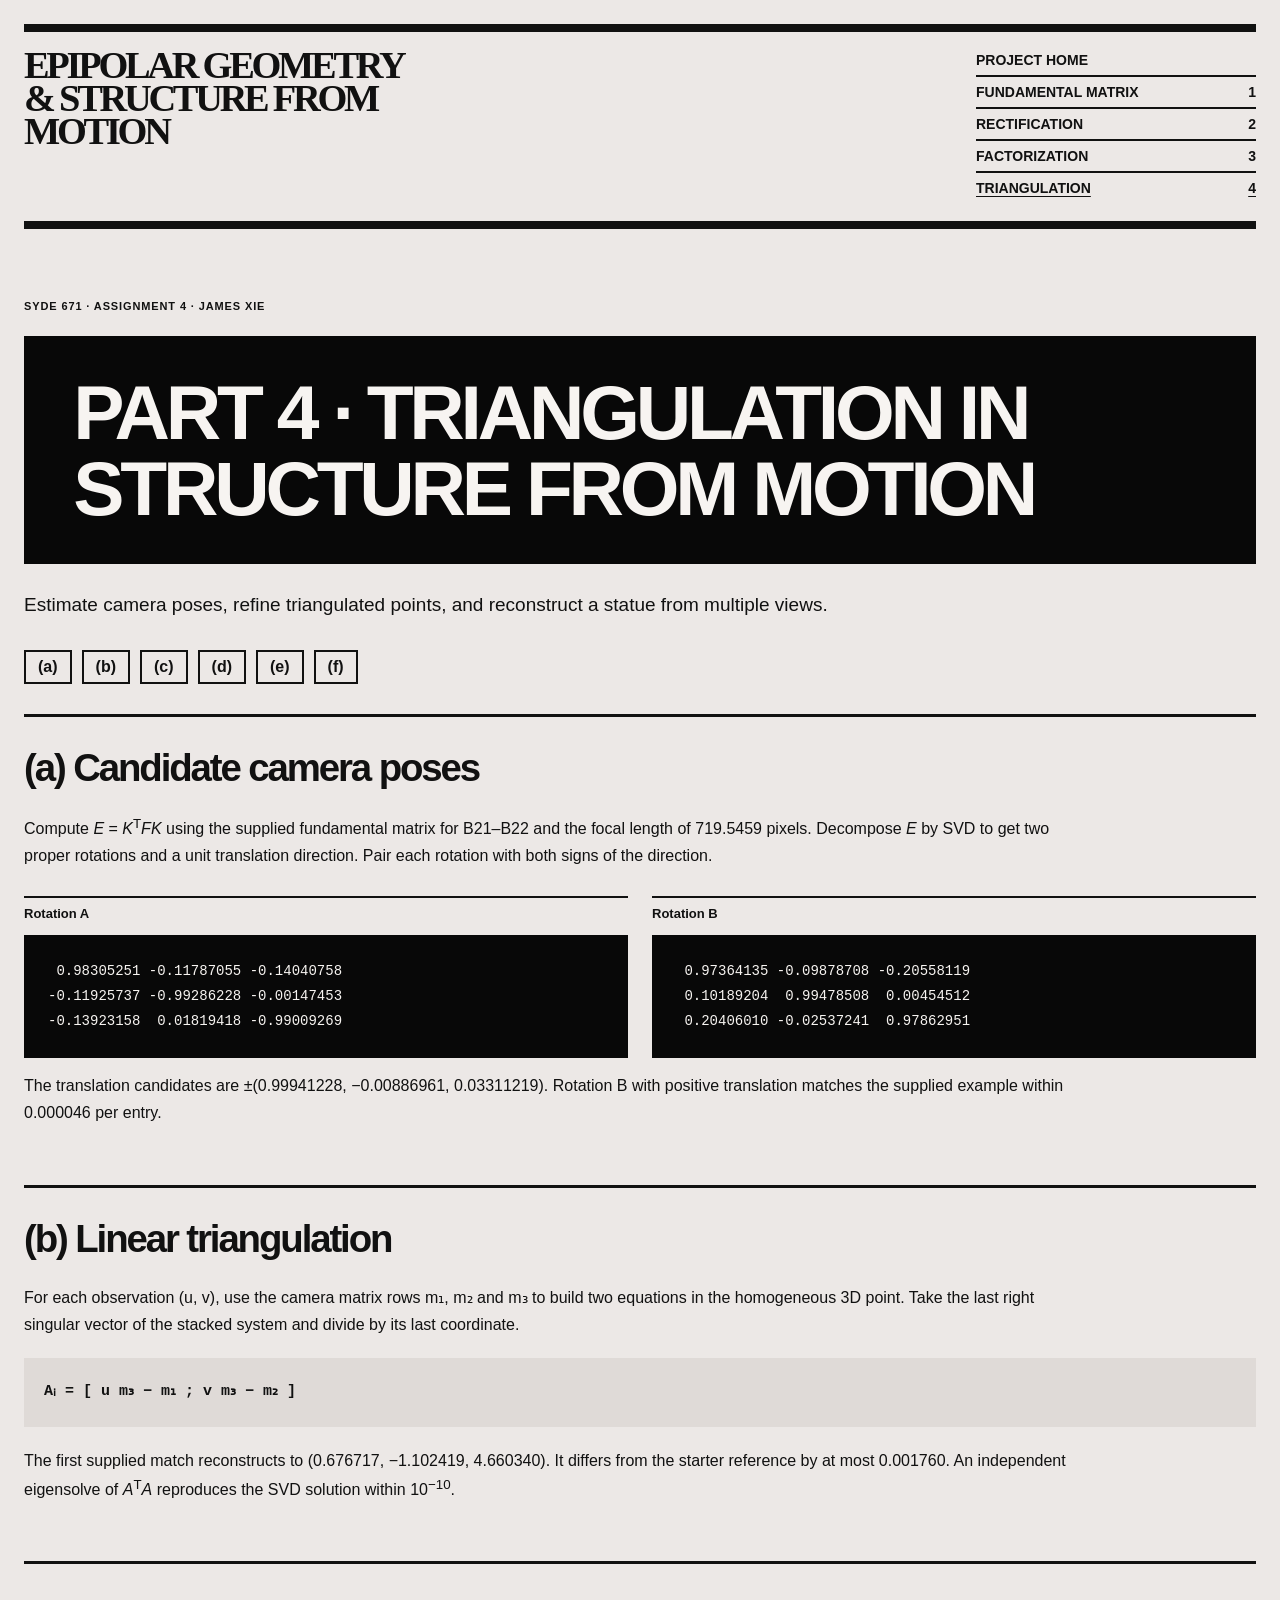
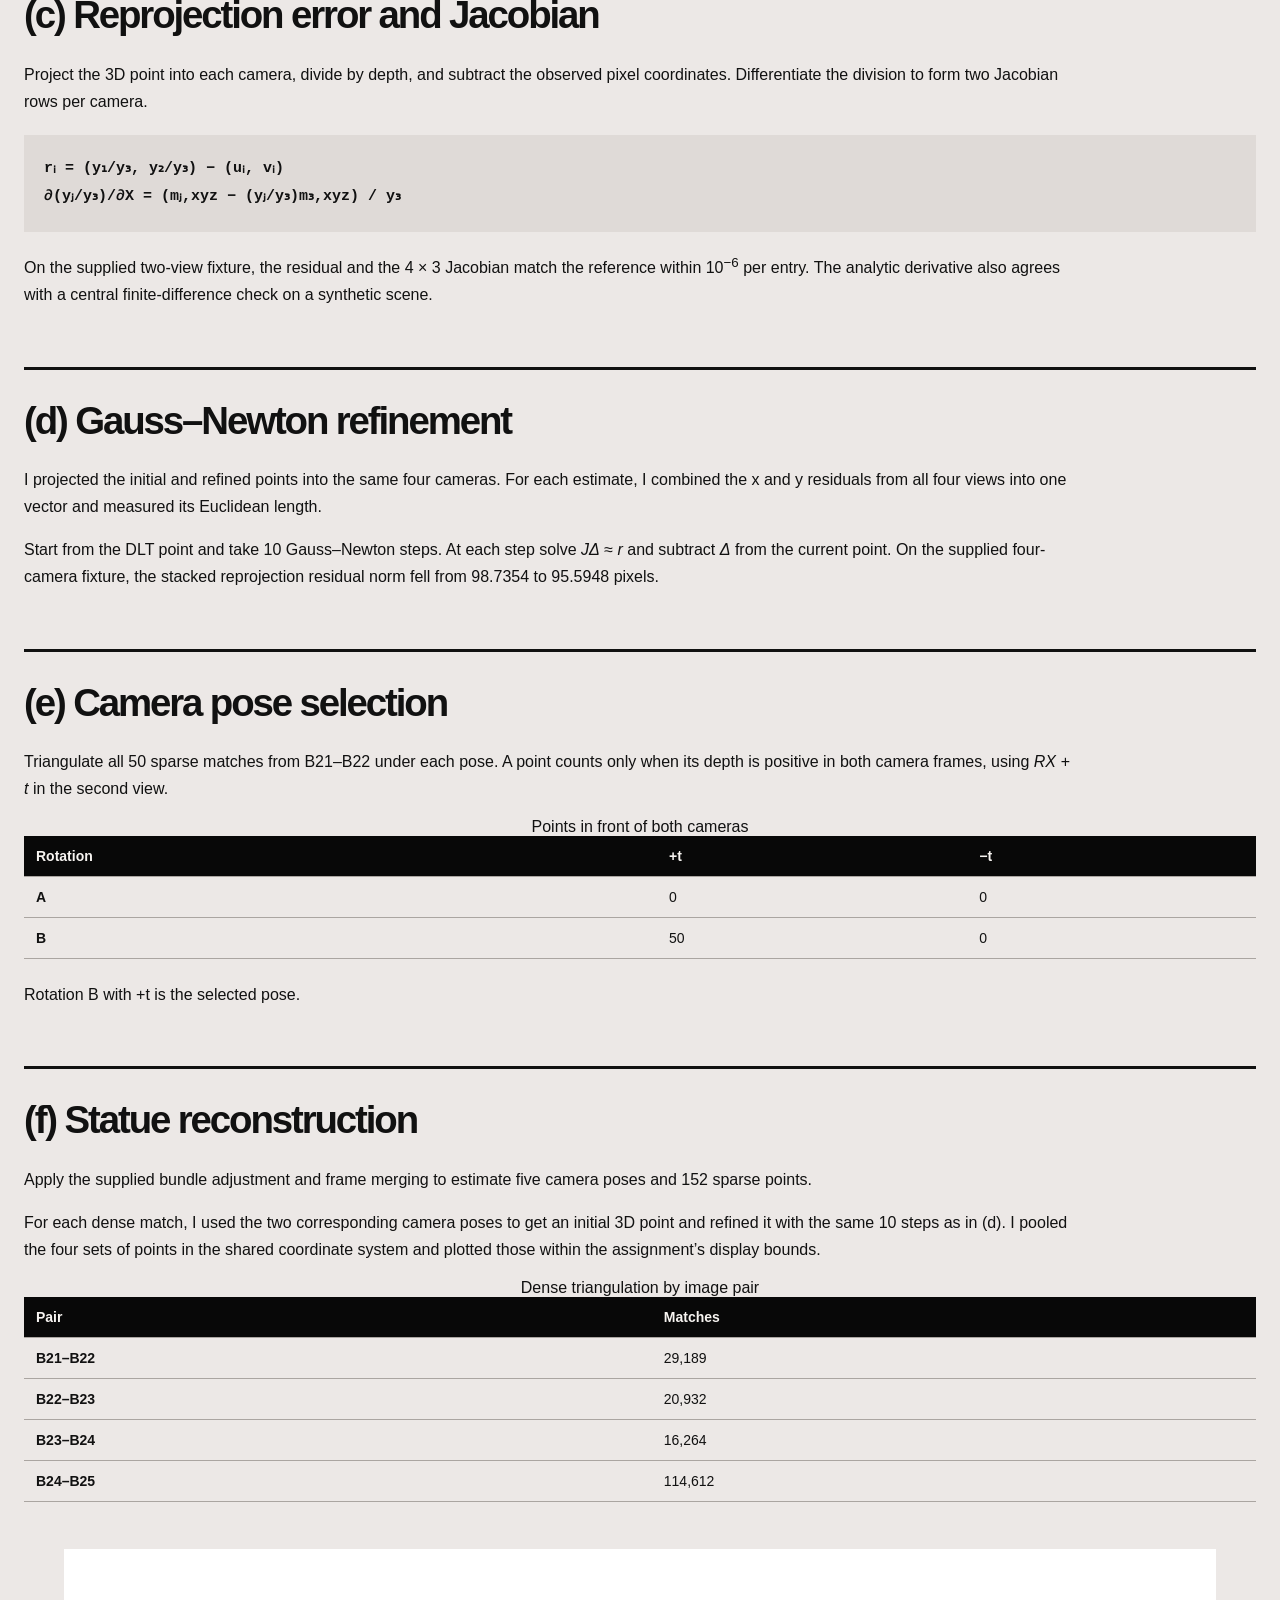
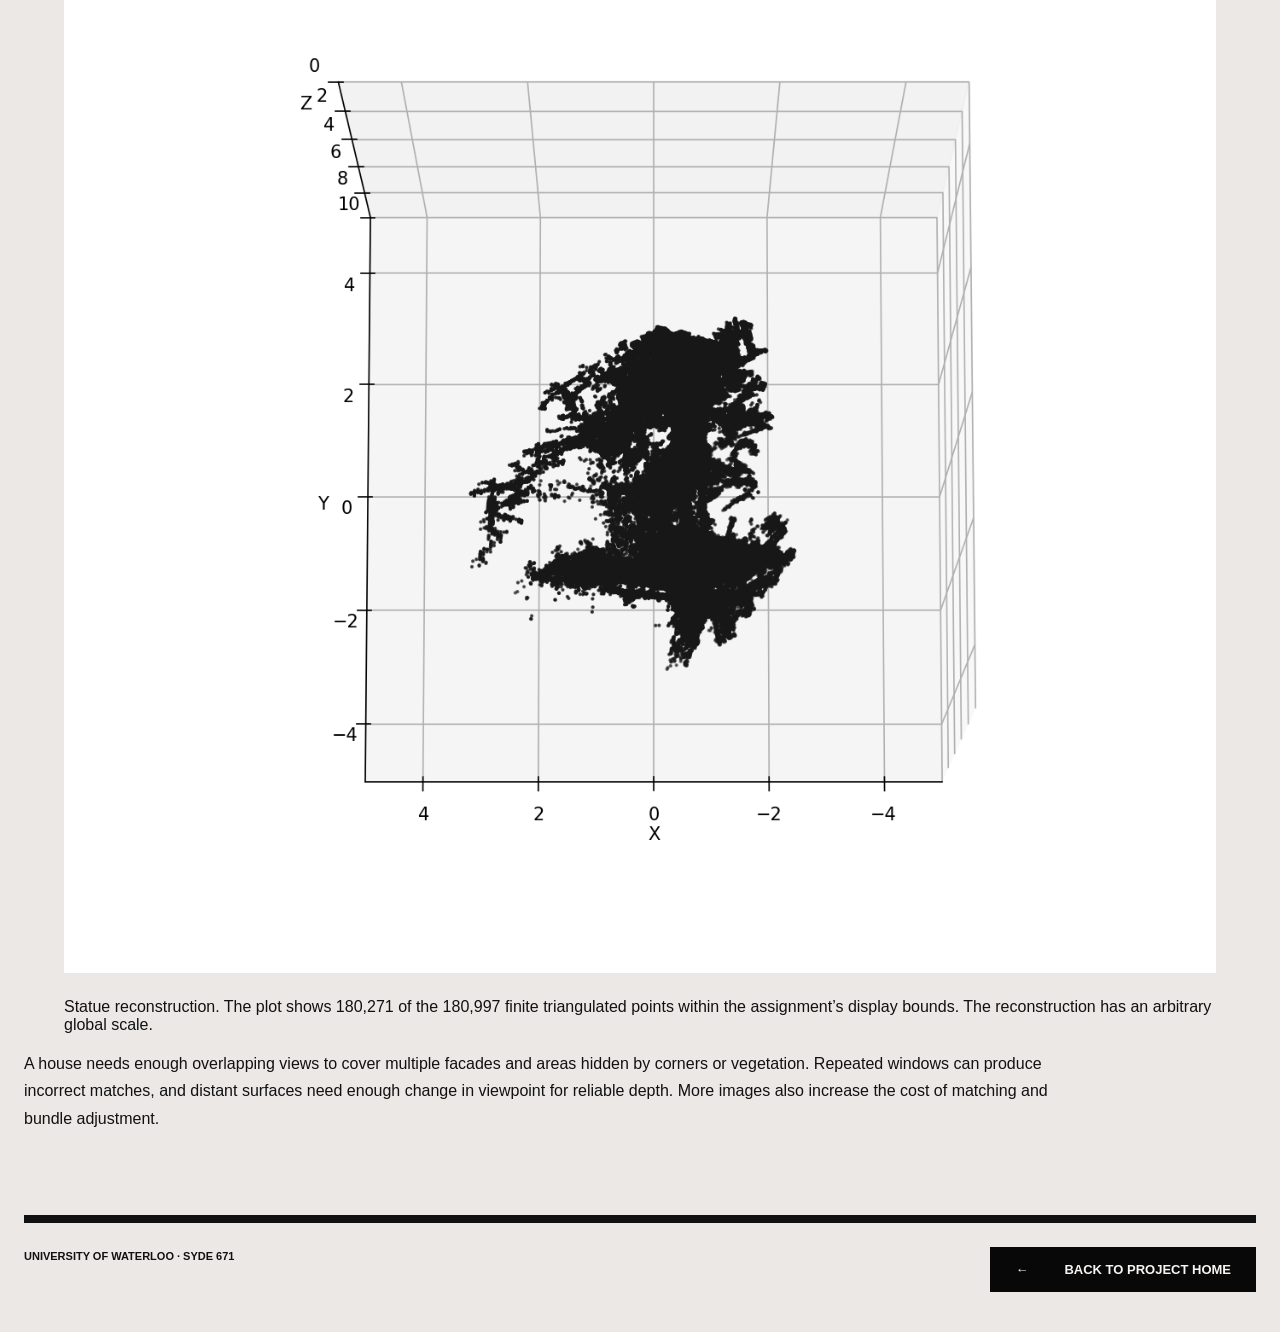
<file: Part 4/report.html>
<!doctype html>
<html lang="en">
<head>
  <meta charset="utf-8">
  <meta name="viewport" content="width=device-width, initial-scale=1">
  <meta name="description" content="Estimate camera poses, refine triangulated points, and reconstruct a statue from multiple views.">
  <title>Part 4 · Triangulation in Structure from Motion · James Xie</title>
  <link rel="stylesheet" href="../style.css">
</head>
<body class="report-page">
<main class="shell">
  <header class="site-header">
    <a class="brand" href="../index.html" aria-label="Assignment 4 home">Epipolar Geometry<br>&amp; Structure from Motion</a>
    <nav class="header-nav" aria-label="Project navigation">
      <a href="../index.html">Project home</a>
      <a href="../Part%201/report.html">Fundamental matrix <span>1</span></a>
      <a href="../Part%202/report.html">Rectification <span>2</span></a>
      <a href="../Part%203/report.html">Factorization <span>3</span></a>
      <a href="report.html" aria-current="page">Triangulation <span>4</span></a>
    </nav>
  </header>
  <section class="project-hero">
    <p class="eyebrow">SYDE 671 · Assignment 4 · James Xie</p>
    <h1>PART 4 · TRIANGULATION IN<br>STRUCTURE FROM MOTION</h1>
    <p class="project-deck">Estimate camera poses, refine triangulated points, and reconstruct a statue from multiple views.</p>
  </section>
  <nav class="subpart-nav" aria-label="Subparts">
    <a href="#a" aria-label="Subpart a">(a)</a>
    <a href="#b" aria-label="Subpart b">(b)</a>
    <a href="#c" aria-label="Subpart c">(c)</a>
    <a href="#d" aria-label="Subpart d">(d)</a>
    <a href="#e" aria-label="Subpart e">(e)</a>
    <a href="#f" aria-label="Subpart f">(f)</a>
  </nav>
  <section class="report-section" id="a">
    <h2>(a) Candidate camera poses</h2>
    <p>Compute <em>E</em> = <em>K</em><sup>T</sup><em>FK</em> using the supplied fundamental matrix for
    B21–B22 and the focal length of 719.5459 pixels. Decompose <em>E</em> by SVD to get two proper
    rotations and a unit translation direction. Pair each rotation with both signs of the direction.</p>
    <div class="result-grid">
      <figure><figcaption>Rotation A</figcaption><pre> 0.98305251 -0.11787055 -0.14040758
-0.11925737 -0.99286228 -0.00147453
-0.13923158  0.01819418 -0.99009269</pre></figure>
      <figure><figcaption>Rotation B</figcaption><pre> 0.97364135 -0.09878708 -0.20558119
 0.10189204  0.99478508  0.00454512
 0.20406010 -0.02537241  0.97862951</pre></figure>
    </div>
    <p>The translation candidates are ±(0.99941228, −0.00886961, 0.03311219).
    Rotation B with positive translation matches the supplied example within 0.000046 per entry.</p>
  </section>
  <section class="report-section" id="b">
    <h2>(b) Linear triangulation</h2>
    <p>For each observation (u, v), use the camera matrix rows m₁, m₂ and m₃ to build two
    equations in the homogeneous 3D point. Take the last right singular vector of the stacked
    system and divide by its last coordinate.</p>
    <div class="formula">Aᵢ = [ u m₃ − m₁ ; v m₃ − m₂ ]</div>
    <p>The first supplied match reconstructs to (0.676717, −1.102419, 4.660340). It differs
    from the starter reference by at most 0.001760. An independent eigensolve of
    <em>A</em><sup>T</sup><em>A</em> reproduces the SVD solution within 10<sup>−10</sup>.</p>
  </section>
  <section class="report-section" id="c">
    <h2>(c) Reprojection error and Jacobian</h2>
    <p>Project the 3D point into each camera, divide by depth, and subtract the observed pixel
    coordinates. Differentiate the division to form two Jacobian rows per camera.</p>
    <div class="formula">rᵢ = (y₁/y₃, y₂/y₃) − (uᵢ, vᵢ)
∂(yⱼ/y₃)/∂X = (mⱼ,xyz − (yⱼ/y₃)m₃,xyz) / y₃</div>
    <p>On the supplied two-view fixture, the residual and the 4 × 3 Jacobian match the reference
    within 10<sup>−6</sup> per entry. The analytic derivative also agrees with a central
    finite-difference check on a synthetic scene.</p>
  </section>
  <section class="report-section" id="d">
    <h2>(d) Gauss–Newton refinement</h2>
    <p>I projected the initial and refined points into the same four cameras. For each estimate, I combined the x and y residuals from all four views into one vector and measured its Euclidean length.</p>
    <p>Start from the DLT point and take 10 Gauss–Newton steps. At each step solve
    <em>JΔ</em> ≈ <em>r</em> and subtract <em>Δ</em> from the current point. On the supplied
    four-camera fixture, the stacked reprojection residual norm fell from 98.7354 to 95.5948 pixels.</p>
  </section>
  <section class="report-section" id="e">
    <h2>(e) Camera pose selection</h2>
    <p>Triangulate all 50 sparse matches from B21–B22 under each pose. A point counts only
    when its depth is positive in both camera frames, using <em>RX + t</em> in the second view.</p>
    <div class="scroll"><table>
      <caption>Points in front of both cameras</caption>
      <thead><tr><th scope="col">Rotation</th><th scope="col">+t</th><th scope="col">−t</th></tr></thead>
      <tbody><tr><th scope="row">A</th><td>0</td><td>0</td></tr>
        <tr><th scope="row">B</th><td>50</td><td>0</td></tr></tbody>
    </table></div>
    <p>Rotation B with +t is the selected pose.</p>
  </section>
  <section class="report-section" id="f">
    <h2>(f) Statue reconstruction</h2>
    <p>Apply the supplied bundle adjustment and frame merging to estimate five camera poses
    and 152 sparse points.</p>
    <p>For each dense match, I used the two corresponding camera poses to get an initial 3D point and refined it with the same 10 steps as in (d). I pooled the four sets of points in the shared coordinate system and plotted those within the assignment’s display bounds.</p>
    <div class="scroll"><table>
      <caption>Dense triangulation by image pair</caption>
      <thead><tr><th scope="col">Pair</th><th scope="col">Matches</th></tr></thead>
      <tbody><tr><th scope="row">B21–B22</th><td>29,189</td></tr>
        <tr><th scope="row">B22–B23</th><td>20,932</td></tr>
        <tr><th scope="row">B23–B24</th><td>16,264</td></tr>
        <tr><th scope="row">B24–B25</th><td>114,612</td></tr></tbody>
    </table></div>
    <figure>
      <a href="figures/statue-reconstruction.png"><img src="figures/statue-reconstruction.png"
        width="1350" height="1200" alt="Dense 3D point cloud of the statue reconstructed from five views" loading="lazy"></a>
      <figcaption>Statue reconstruction. The plot shows 180,271 of the 180,997 finite
      triangulated points within the assignment’s display bounds. The reconstruction has an arbitrary global scale.</figcaption>
    </figure>
    <p>A house needs enough overlapping views to cover multiple facades and areas hidden by
    corners or vegetation. Repeated windows can produce incorrect matches, and distant surfaces
    need enough change in viewpoint for reliable depth. More images also increase the cost of
    matching and bundle adjustment.</p>
  </section>
  <footer class="site-footer">
    <p>University of Waterloo · SYDE 671</p>
    <a class="solid-link" href="../index.html"><span aria-hidden="true">←</span> Back to Project Home</a>
  </footer>
</main>
</body>
</html>
</file>
<file: style.css>
/* Shared editorial style, adapted from Assignment 2's local stylesheet. */
:root {
  --paper: #ece8e6;
  --paper-deep: #dfdad7;
  --ink: #111;
  --muted: #4e4b49;
  --line: #aaa5a1;
  --dark: #080808;
  --light: #f7f4f1;
  font-family: Arial, Helvetica, sans-serif;
  color: var(--ink);
  background: var(--paper);
  color-scheme: light;
}
* { box-sizing: border-box; }
html { scroll-behavior: smooth; scroll-padding-top: 24px; }
body { margin: 0; min-width: 320px; }
img { display: block; max-width: 100%; height: auto; }
a { color: inherit; text-decoration: none; }
a:focus-visible, summary:focus-visible { outline: 3px solid var(--ink); outline-offset: 5px; }
.shell { width: min(100% - 48px, 1500px); margin-inline: auto; }
h1, h2, h3, p, figure { margin-top: 0; }
h1, h2, h3 { font-family: Arial, Helvetica, sans-serif; font-weight: 900; letter-spacing: -.055em; }
h2 { font-size: clamp(28px, 3vw, 44px); line-height: 1.1; margin-bottom: 24px; overflow-wrap: anywhere; }
h3 { font-size: 24px; margin-top: 30px; }
p { line-height: 1.7; max-width: 1050px; }
.site-header { display: flex; align-items: flex-start; justify-content: space-between; gap: 32px; margin-top: 24px; padding: 13px 0 18px; border-top: 8px solid var(--ink); border-bottom: 8px solid var(--ink); }
.brand { display: inline-flex; max-width: 440px; font-family: Georgia, 'Times New Roman', serif; font-size: clamp(28px, 3vw, 43px); font-weight: 900; letter-spacing: -.085em; text-transform: uppercase; line-height: .86; padding-top: 4px; }
.header-nav { display: flex; flex-direction: column; width: 280px; font-size: 14px; font-weight: 800; text-transform: uppercase; line-height: 1.15; }
.header-nav a { display: flex; justify-content: space-between; gap: 14px; padding: 7px 0; border-bottom: 2px solid var(--ink); }
.header-nav a:last-child { border-bottom: 0; }
.header-nav a:hover, .header-nav a[aria-current] { text-decoration: underline; text-underline-offset: 3px; }
.eyebrow { margin: 0; font-size: 11px; font-weight: 800; letter-spacing: .08em; text-transform: uppercase; }
.project-hero { padding-block: 20px 30px; }
.project-hero > .eyebrow { margin-top: 48px; }
.project-hero h1 { padding: 38px 4%; background: var(--dark); color: var(--light); margin: 20px 0 26px; font-size: clamp(62px, 8vw, 125px); line-height: .99; overflow-wrap: anywhere; }
.project-deck { max-width: 850px; font-size: 19px; line-height: 1.55; margin: 0; }
.project-hero-rule { display: flex; justify-content: space-between; flex-wrap: wrap; gap: 12px 25px; border-top: 3px solid var(--ink); margin-top: 28px; padding-top: 15px; font-size: 11px; font-weight: 800; text-transform: uppercase; }
.site-footer { display: flex; justify-content: space-between; align-items: start; flex-wrap: wrap; gap: 25px; border-top: 8px solid var(--ink); margin-top: 25px; padding-block: 24px 40px; font-size: 11px; font-weight: 700; text-transform: uppercase; }
.site-footer p { margin: 0; max-width: 800px; }
.site-footer a:not(.solid-link), p a, .resource-links a { text-decoration: underline; text-underline-offset: 3px; }
.section-heading { display: flex; align-items: end; justify-content: space-between; gap: 30px; border-top: 8px solid var(--ink); padding-top: 18px; margin-bottom: 32px; }
.section-heading h2 { font-size: clamp(37px, 4.5vw, 68px); line-height: 1.02; margin: 12px 0 0; }
.section-heading > p { max-width: 330px; color: var(--muted); font-size: 14px; line-height: 1.5; margin: 0; }
.project-index { padding-block: 35px 55px; }
.study-row { display: grid; grid-template-columns: minmax(0, .9fr) minmax(0, 1.1fr); gap: 38px; border-bottom: 3px solid var(--ink); padding: 0 0 30px; margin-bottom: 32px; }
.study-copy h3 { font-size: clamp(30px, 3.5vw, 50px); line-height: 1.02; margin: 18px 0; }
.study-copy p { max-width: 610px; }
.study-image { display: flex; align-items: center; min-width: 0; background: var(--paper-deep); }
.study-image img { width: 100%; }
.solid-link { background: var(--dark); color: var(--light); padding: 15px 25px; display: inline-flex; align-items: center; justify-content: space-between; gap: 36px; min-width: 200px; font-size: 13px; font-weight: 800; }
.solid-link:hover { background: #393633; }
.photo-section { padding-block: 10px 55px; }
.photo-grid { display: grid; grid-template-columns: repeat(3, minmax(0, 1fr)); gap: 16px; }
.photo-grid figure { min-width: 0; margin: 0; }
.photo-grid img { width: 100%; }
.photo-grid figcaption { border-top: 3px solid var(--ink); margin-top: 12px; padding-top: 10px; font-size: 11px; font-weight: 800; line-height: 1.6; }
.photo-grid figcaption span { display: block; color: var(--muted); font-weight: 400; }
.source-note { margin: 24px 0 0; font-size: 14px; }
.upcoming { padding-block: 10px 45px; }
.upcoming-grid { display: grid; grid-template-columns: repeat(2, minmax(0, 1fr)); gap: 30px; }
.upcoming-grid article { border-top: 2px solid var(--ink); padding-top: 16px; }
.upcoming-grid h3 { font-size: 26px; margin: 13px 0; }
.upcoming-grid p { font-size: 14px; color: var(--muted); }
.report-page .project-hero h1 { font-size: clamp(38px, 6vw, 84px); }
.report-section { padding-block: 30px 42px; border-top: 3px solid var(--ink); min-width: 0; }
.report-section > .eyebrow { margin-bottom: 15px; }
.report-section img { width: 100%; margin-block: 25px; }
pre { background: var(--dark); color: var(--light); padding: 24px; overflow-x: auto; font: 14px/1.8 Consolas, 'Courier New', monospace; white-space: pre; max-width: 100%; }
code { font: .92em Consolas, 'Courier New', monospace; }
.formula { padding: 20px; margin-block: 20px; background: var(--paper-deep); font: 700 15px/1.9 Consolas, 'Courier New', monospace; white-space: pre-wrap; overflow-x: auto; max-width: 100%; }
.metrics { display: grid; grid-template-columns: repeat(3, minmax(0, 1fr)); margin: 24px 0 30px; border-top: 3px solid var(--ink); border-bottom: 3px solid var(--ink); }
.metrics > div { padding: 20px; border-right: 1px solid var(--line); }
.metrics > div:first-child { padding-left: 0; }
.metrics > div:last-child { border-right: 0; }
.metrics strong { display: block; font-size: clamp(25px, 2.4vw, 38px); font-weight: 900; letter-spacing: -.04em; line-height: 1.1; margin-bottom: 10px; }
.metrics span { font-size: 12px; color: var(--muted); line-height: 1.5; }
.scroll { overflow-x: auto; max-width: 100%; }
table { border-collapse: collapse; width: 100%; margin-bottom: 22px; }
th, td { padding: 12px; text-align: left; border-bottom: 1px solid var(--line); font-size: 14px; }
thead { background: var(--dark); color: var(--light); }
table a { text-decoration: underline; text-underline-offset: 3px; }
.note, .warning { border-left: 4px solid var(--ink); background: var(--paper-deep); padding: 18px 22px; line-height: 1.7; margin-block: 22px; }
details { border-top: 1px solid var(--line); margin-top: 18px; padding-top: 14px; }
summary { cursor: pointer; font-size: 14px; font-weight: 800; line-height: 1.5; }
@media (max-width: 900px) {
  .shell { width: calc(100% - 36px); }
  .photo-grid { grid-template-columns: repeat(2, minmax(0, 1fr)); gap: 24px 16px; }
  .study-row { gap: 25px; }
}
@media (max-width: 640px) {
  .shell { width: calc(100% - 28px); }
  .site-header { margin-top: 14px; gap: 16px; border-width: 6px; }
  .brand { font-size: clamp(24px, 6.5vw, 36px); }
  .header-nav { width: 116px; flex-shrink: 0; font-size: 11px; }
  .header-nav a { padding-block: 6px; }
  .project-hero > .eyebrow { margin-top: 30px; }
  .project-hero h1 { font-size: clamp(36px, 10vw, 68px); padding: 26px 20px; }
  .report-page .project-hero h1 { font-size: clamp(28px, 8.7vw, 56px); }
  .project-deck { font-size: 16px; }
  .project-hero-rule { font-size: 10px; }
  .section-heading { align-items: start; flex-direction: column; gap: 18px; border-width: 6px; }
  .section-heading h2 { font-size: 40px; }
  .study-row { grid-template-columns: 1fr; gap: 24px; }
  .study-copy h3 { font-size: 36px; }
  .photo-grid { grid-template-columns: repeat(2, minmax(0, 1fr)); gap: 24px 12px; }
  .upcoming-grid { grid-template-columns: 1fr; gap: 20px; }
  .site-footer { flex-direction: column; gap: 10px; border-width: 6px; }
  .report-section { padding-block: 25px 32px; }
  .report-section h2 { font-size: 28px; }
  .metrics { grid-template-columns: 1fr; }
  .metrics > div, .metrics > div:first-child { padding: 16px 0; border-right: 0; border-bottom: 1px solid var(--line); }
  .metrics > div:last-child { border-bottom: 0; }
  pre { padding: 14px; font-size: 12px; }
  .formula { padding: 14px; font-size: 12px; }
  th, td { padding: 10px 8px; font-size: 12px; }
}
@media (max-width: 550px) {
  .report-page .site-header { flex-direction: column; }
  .report-page .header-nav { width: 100%; }
}
@media (prefers-reduced-motion: reduce) { html { scroll-behavior: auto; } }
@media print {
  :root { background: white; }
  .site-header { display: none; }
  .shell { width: 100%; }
  .project-hero h1, .report-page .project-hero h1 { font-size: 36pt; padding: 8mm; }
  .project-hero > .eyebrow { margin-top: 5mm; }
  pre { white-space: pre-wrap; overflow-wrap: anywhere; }
  .report-section { break-inside: auto; }
  h2, h3 { break-after: avoid; }
  * { -webkit-print-color-adjust: exact; print-color-adjust: exact; }
}

/* Assignment 4 report navigation and figures. */
.brand { display: block; overflow-wrap: anywhere; }
.header-nav { flex-shrink: 0; }
.subpart-nav { display: flex; flex-wrap: wrap; gap: 10px; margin-bottom: 30px; }
.subpart-nav a { padding: 6px 12px; border: 2px solid var(--ink); font-weight: 800; }
.subpart-nav a:hover { background: var(--dark); color: var(--light); }
.result-grid { display: grid; grid-template-columns: repeat(2, minmax(0, 1fr)); gap: 24px; }
.result-grid figure { margin: 0; min-width: 0; }
.result-grid img { margin: 0; }
.result-grid figcaption { border-top: 2px solid var(--ink); margin-top: 10px; padding-top: 8px; font-size: 13px; font-weight: 800; }
.report-status { color: var(--muted); }
@media (max-width: 640px) {
  .result-grid { grid-template-columns: 1fr; }
}
</file>
